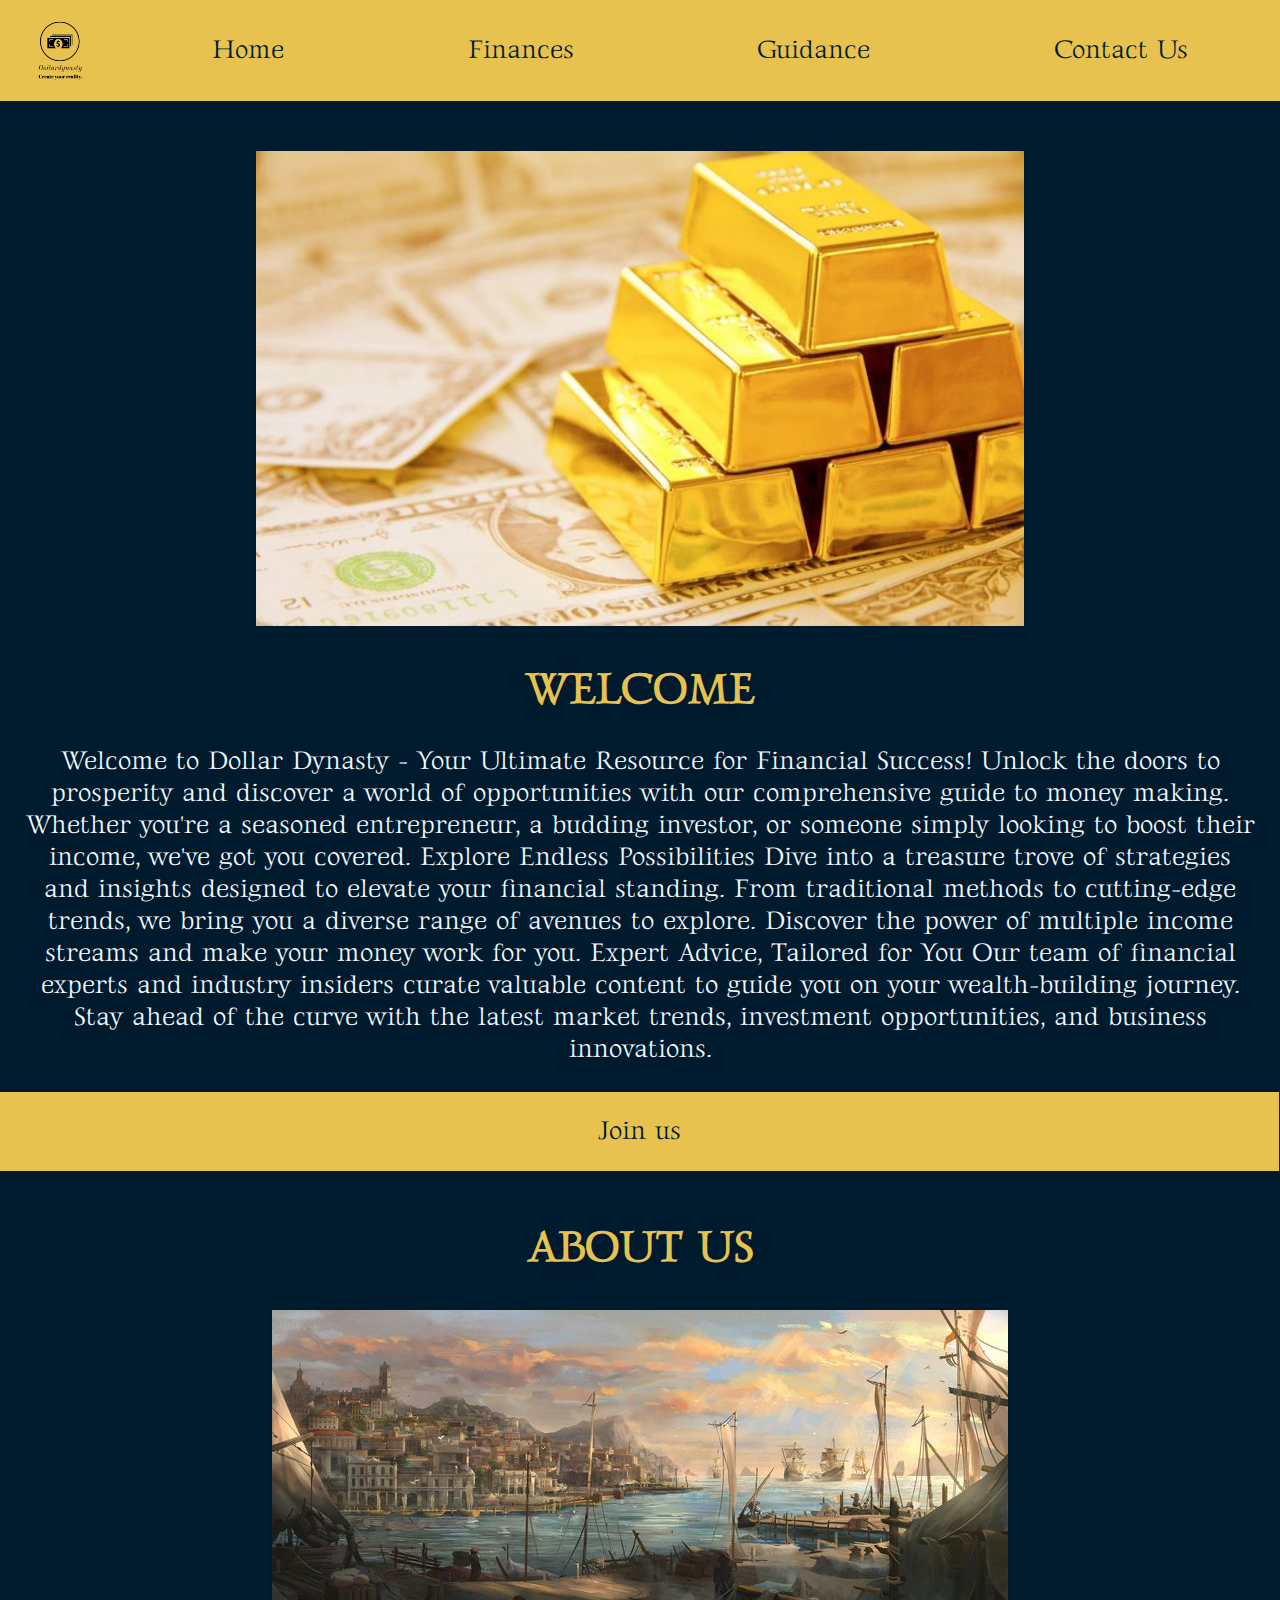
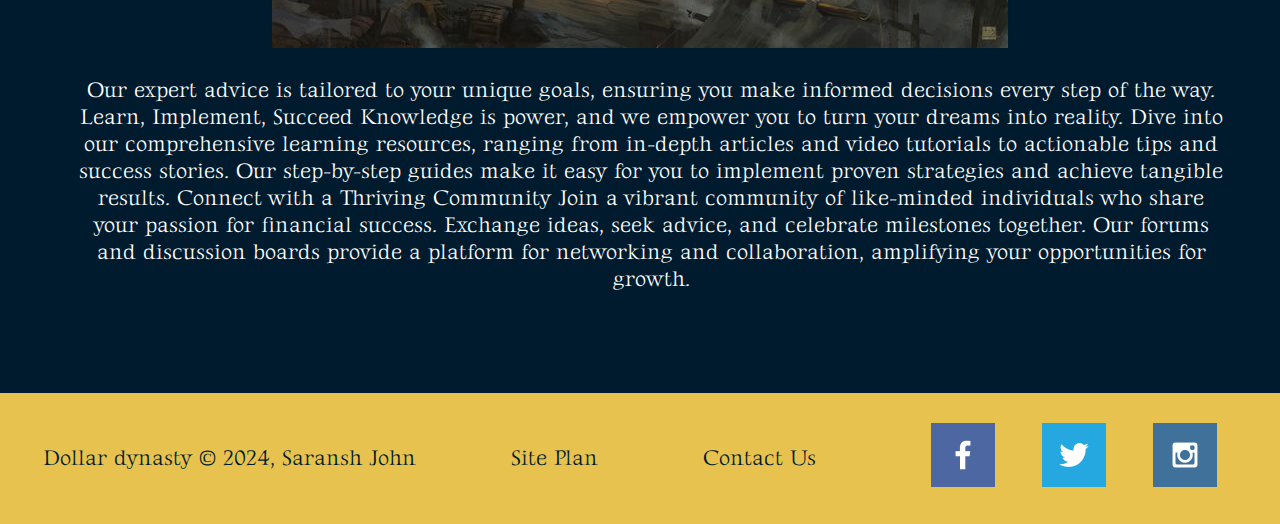
<file: dollardynasty/index.html>
<!DOCTYPE html>
<html lang="en">
<head>
    <meta charset="UTF-8">
    <meta name="viewport" content="width=device-width, initial-scale=1.0">
    <title>Dollar Dynasty | Finances | Home</title>
    <link rel="stylesheet" href="styles/styles.css">
</head>
<body>
    <div id="content">
        <header>
            <a id="logo_link" href="index.html">
                <img class="logo" src="images/Dollardynasty-logos_black.png" alt="logo">
            </a>
            <nav>
                <a href="index.html">Home</a>
                <a href="finances.html">Finances</a>
                <a href="guidance.html">Guidance</a>
                <a href="contactus.html">Contact Us</a>
            </nav>
        </header>
        <div id="hero">
            <div id="hero-box">
                <img id="hero-img" src="images/Page1.jpg" width="600" alt="img">
            </div>
        </div>
        <div id="hero-msg">
            <h1 class="home-title">WELCOME</h1>
            <p>Welcome to Dollar Dynasty - Your Ultimate Resource for Financial Success! Unlock the doors to prosperity and discover a world of opportunities with our comprehensive guide to money making. Whether you're a seasoned entrepreneur, a budding investor, or someone simply looking to boost their income, we've got you covered. Explore Endless Possibilities Dive into a treasure trove of strategies and insights designed to elevate your financial standing. From traditional methods to cutting-edge trends, we bring you a diverse range of avenues to explore. Discover the power of multiple income streams and make your money work for you. Expert Advice, Tailored for You Our team of financial experts and industry insiders curate valuable content to guide you on your wealth-building journey. Stay ahead of the curve with the latest market trends, investment opportunities, and business innovations.</p>
        </div>
        <div id="join-us">
            <nav id="join-us-nav">
                <ul>
                    <li><a href="contactus.html">Join us</a></li>
                </ul>
            </nav>
        </div>
        <section id="about-me">
            <h2 id="about-title">ABOUT US</h2>
            <img id="img2" src="images/Page1.2.jpg" alt="image">
            <p>Our expert advice is tailored to your unique goals, ensuring you make informed decisions every step of the way. Learn, Implement, Succeed Knowledge is power, and we empower you to turn your dreams into reality. Dive into our comprehensive learning resources, ranging from in-depth articles and video tutorials to actionable tips and success stories. Our step-by-step guides make it easy for you to implement proven strategies and achieve tangible results. Connect with a Thriving Community Join a vibrant community of like-minded individuals who share your passion for financial success. Exchange ideas, seek advice, and celebrate milestones together. Our forums and discussion boards provide a platform for networking and collaboration, amplifying your opportunities for growth.</p>
        </section>
    </div>
    <footer>
        <p>Dollar dynasty &copy; 2024, Saransh John</p>
        <p><a href="site-plan.html">Site Plan</a></p>
        <p><a href="contactus.html">Contact Us</a></p>
        <div class="social">
            <a href="https://facebook.com" target="_blank">
                <img src="images/facebook.png" alt="fb icon">
            </a>
            <a href="https://twitter.com" target="_blank">
                <img src="images/twitter.png" alt="twitter icon">
            </a>
            <a href="https://instagram.com" target="_blank">
                <img src="images/instagram.png" alt="instagram icon">
            </a>
        </div>
    </footer>
</body>
</html>
</file>
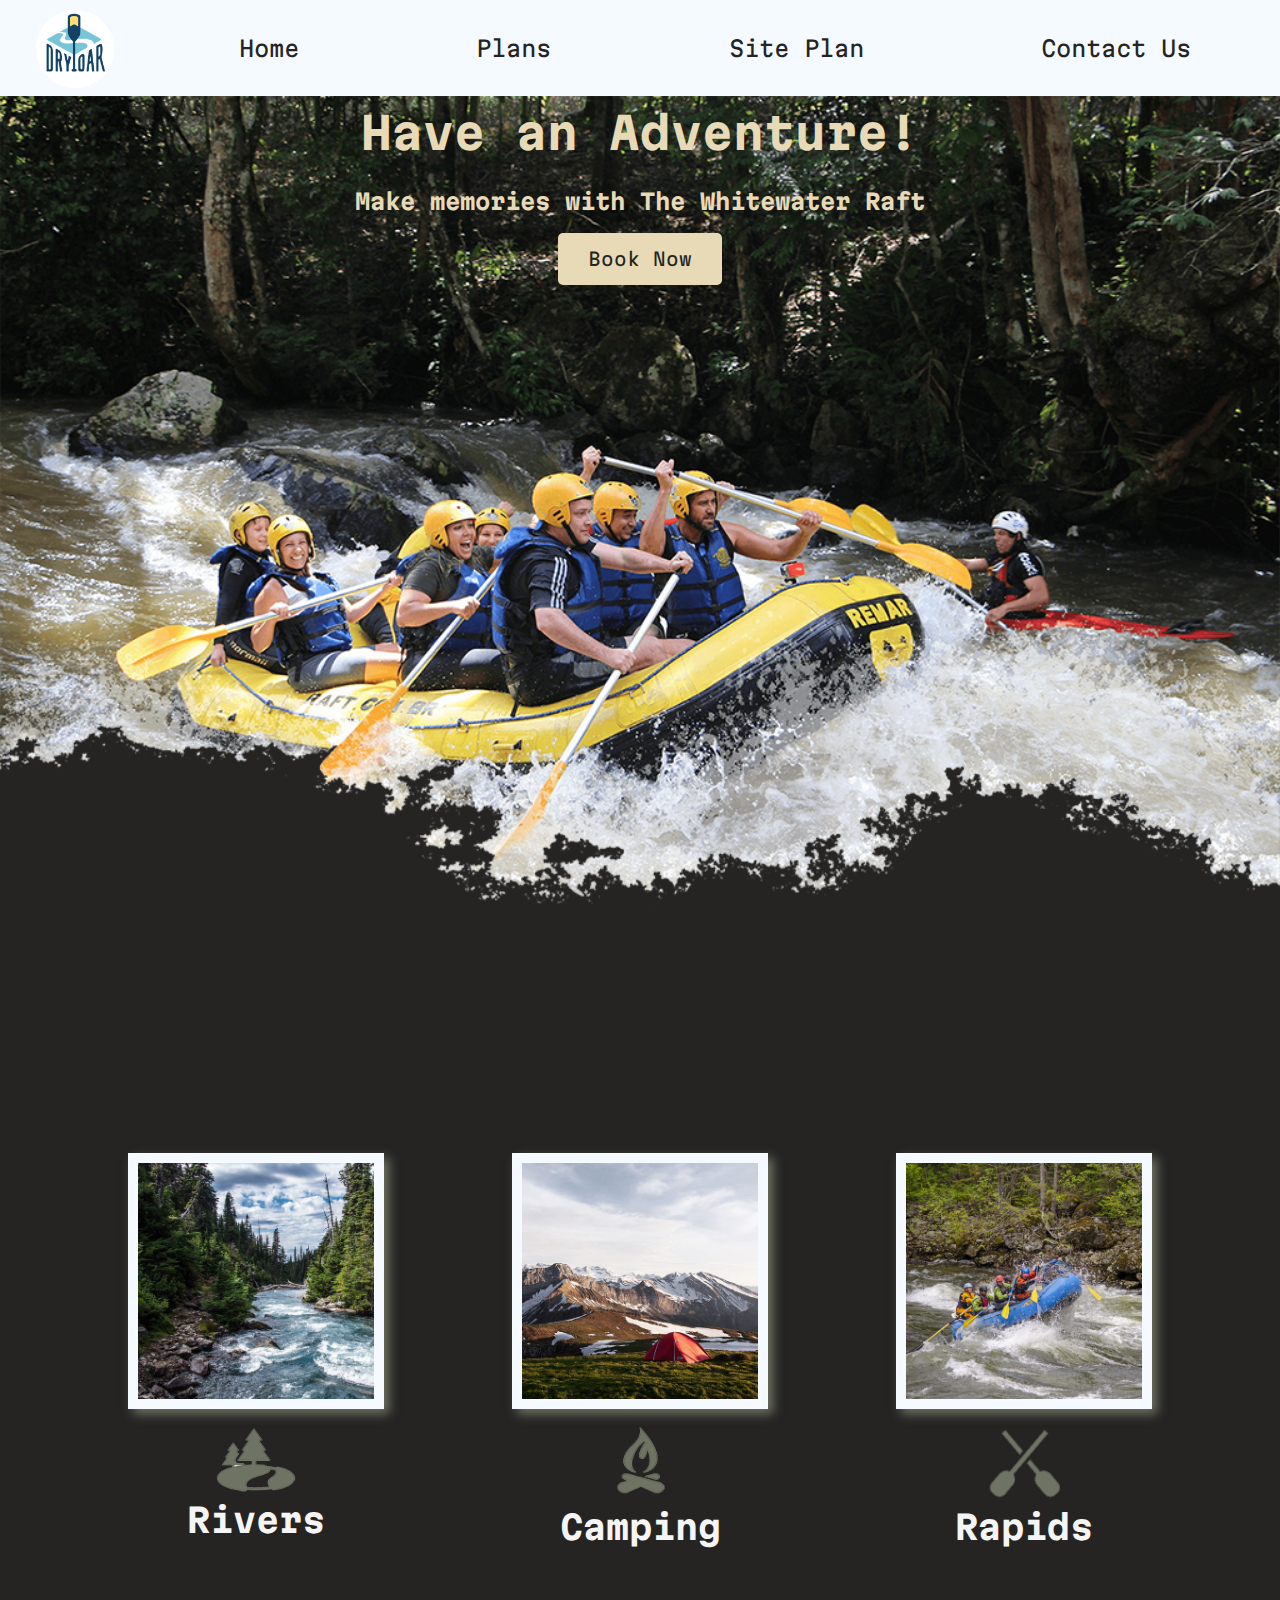
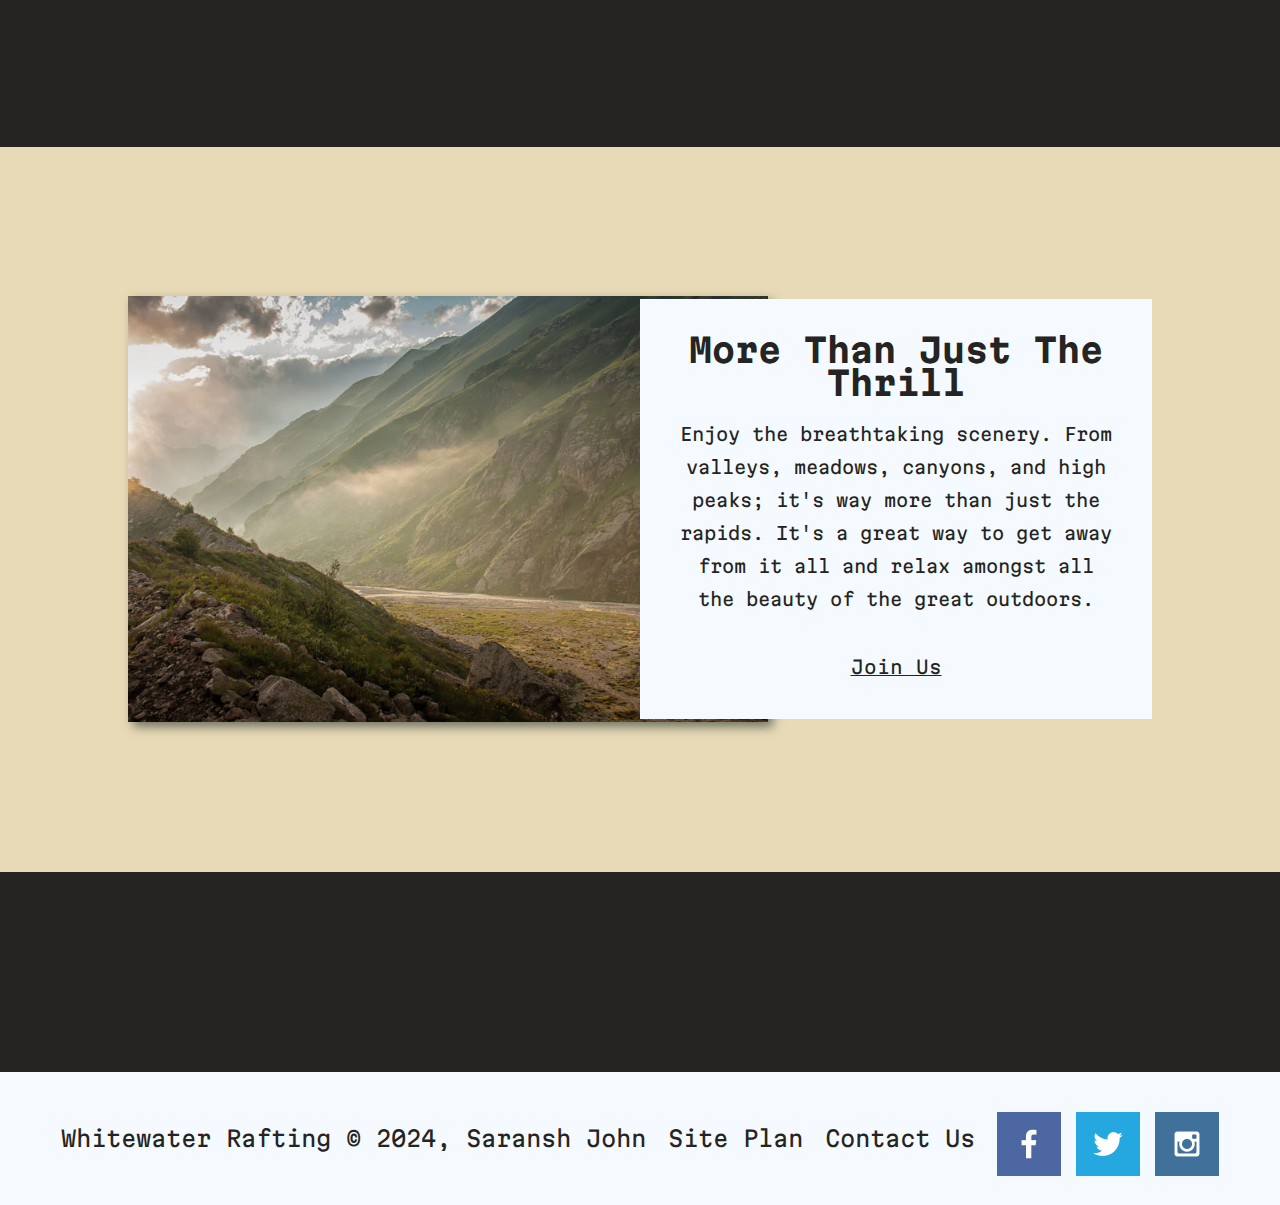
<file: wwr/index.html>
<!DOCTYPE html>
<html lang="en">
<head>
    <meta charset="UTF-8">
    <meta name="viewport" content="width=device-width, initial-scale=1.0">
    <title>Whitewater Rafting Vacations | Dry Oar Boating | Home</title>
    <link rel="stylesheet" href="styles/style.css">
</head>
<body>
    <div id="content">
    <header>
        <a id="logo_link" href="index.html">
            <img class="logo" src="images/logo.png" alt = "logo">
        </a>
        <nav>
            <a href="index.html">Home</a>
            <a href="plans.html">Plans</a>
            <a href="site-plan-rafting.html">Site Plan</a>
            <a href="contactus.html">Contact Us</a>
        </nav>
    </header>
    <div id="hero">
        <div id="hero-box">
            <img id="hero-img" src="images/hero.png" width="600" alt="People enjoying rafting">
        </div>
        <section id="hero-msg">
            <h1 class="home-title">Have an Adventure!</h1>
            <h4>Make memories with The Whitewater Raft</h4>
            <div class="button-box">
                <a class="book" href="contactus.html">Book Now</a>
            </div>
        </section>
    </div>
    <main class="home-grid">
        <section class="rivers-card">
            <img class="card-img" src="images/rivers.jpg" alt="river in forest">
            <img class="icon" src="images/river_icon.png" alt="river icon">
            <h2>Rivers</h2>
        </section>
        <section class="camping-card">
            <img class="card-img" src="images/camping.jpg" alt="tent in mountains">
            <img class="icon" src="images/fire_icon.png" alt="fire icon">
            <h2>Camping</h2>
        </section>
        <section class="rapids-card">
            <img class="card-img" src="images/rapids.jpg" alt="rafting boat">
            <img class="icon" src="images/oars.png" alt="oars icon">
            <h2>Rapids</h2>
        </section>
        <div id="background"></div>
        <img class="mountains" src="images/mountains.jpg" alt="Misty mountains">
        <section class="msg">
            <h2>More Than Just The Thrill</h2>
            <p>Enjoy the breathtaking scenery. From valleys, meadows, canyons, and high peaks; it's way more than just the rapids. It's a great way to get away from it all and relax amongst all the beauty of the great outdoors.</p>
            <a class="join" href="rivers.html">Join Us</a>
        </section>
    </main>
    <footer>
        <p>Whitewater Rafting &copy; 2024, Saransh John</p>
        <p><a href="site-planning.html">Site Plan</a></p>
        <p><a href="contactus.html">Contact Us</a></p>
        <div class="social">
            <a href="https://facebook.com" target="_blank">
                <img src="images/facebook.png" alt="fb icon">
            </a>
            <a href="https://twitter.com" target="_blank">
                <img src="images/twitter.png" alt="twitter icon">
            </a>
            <a href="https://instagram.com" target="_blank">
                <img src="images/instagram.png" alt="instagram icon">
            </a>
        </div>
    </footer>
    </div>
</body>
</html>
</file>
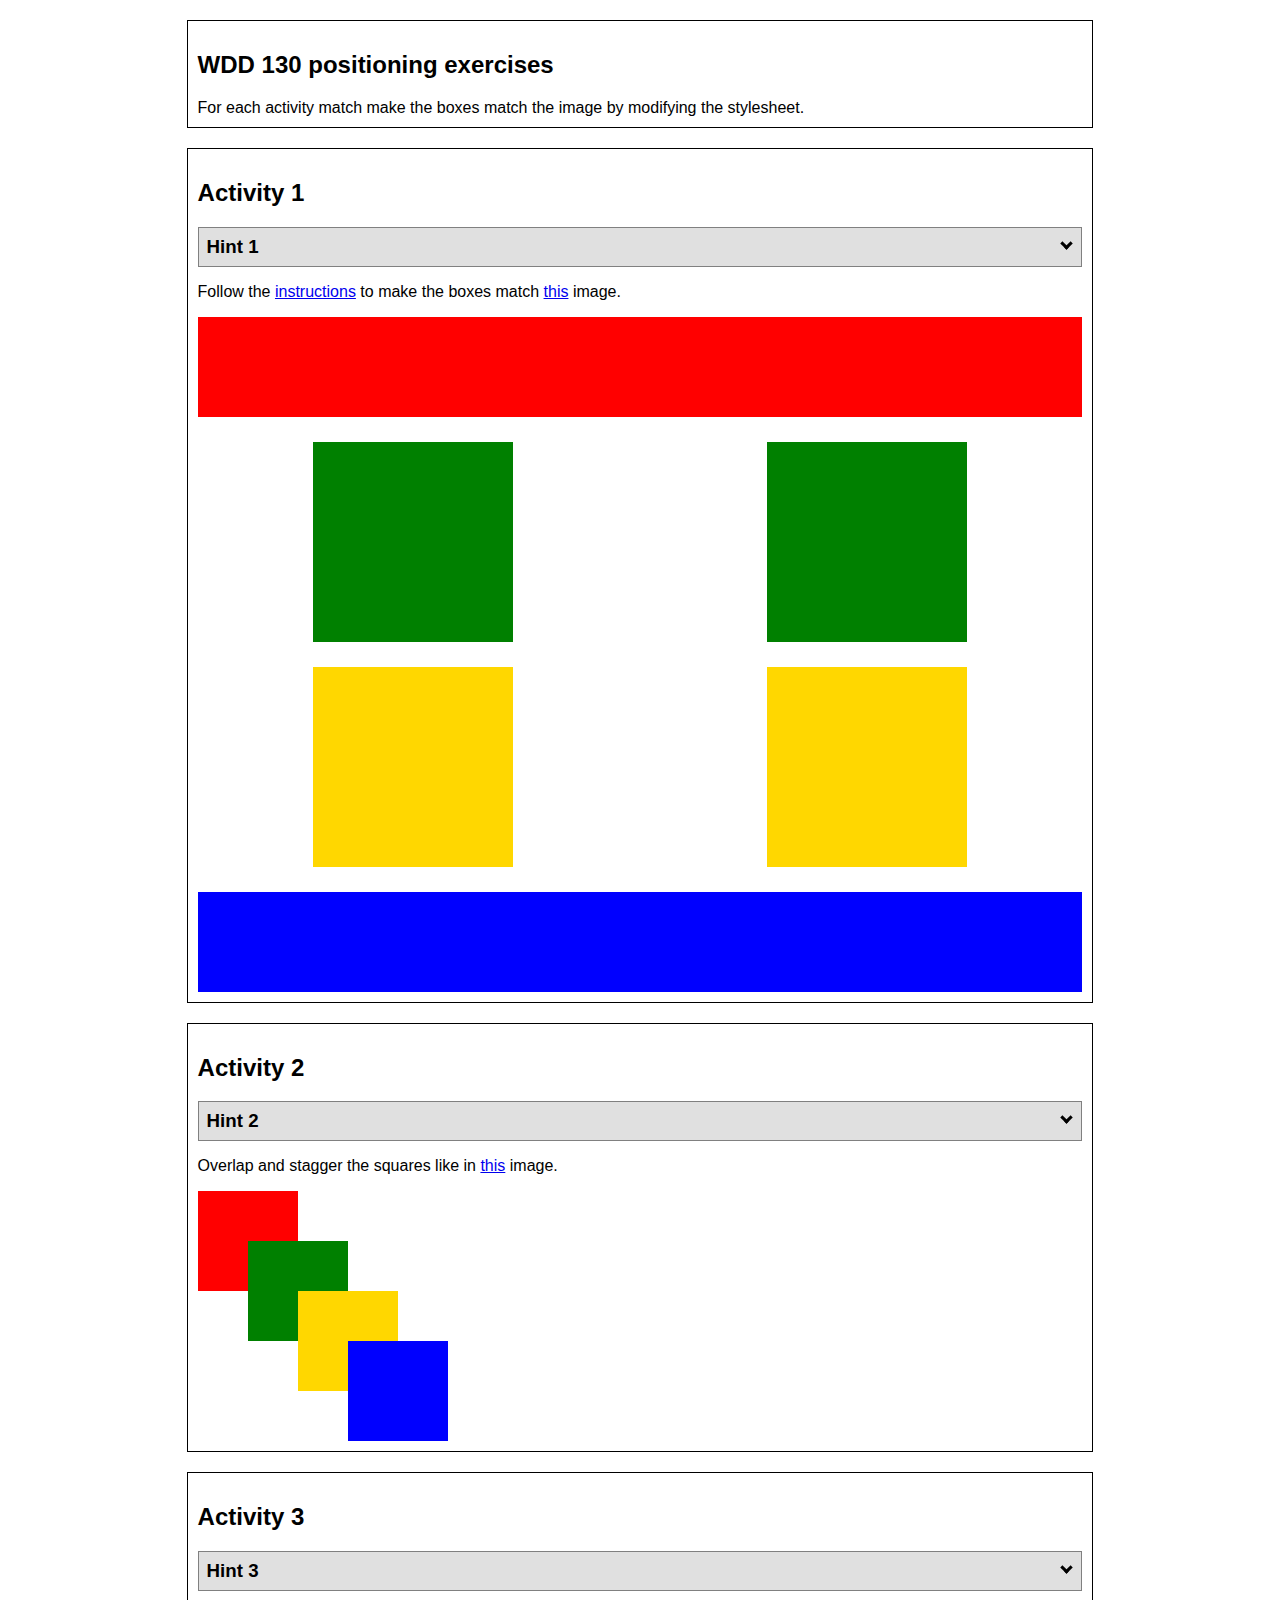
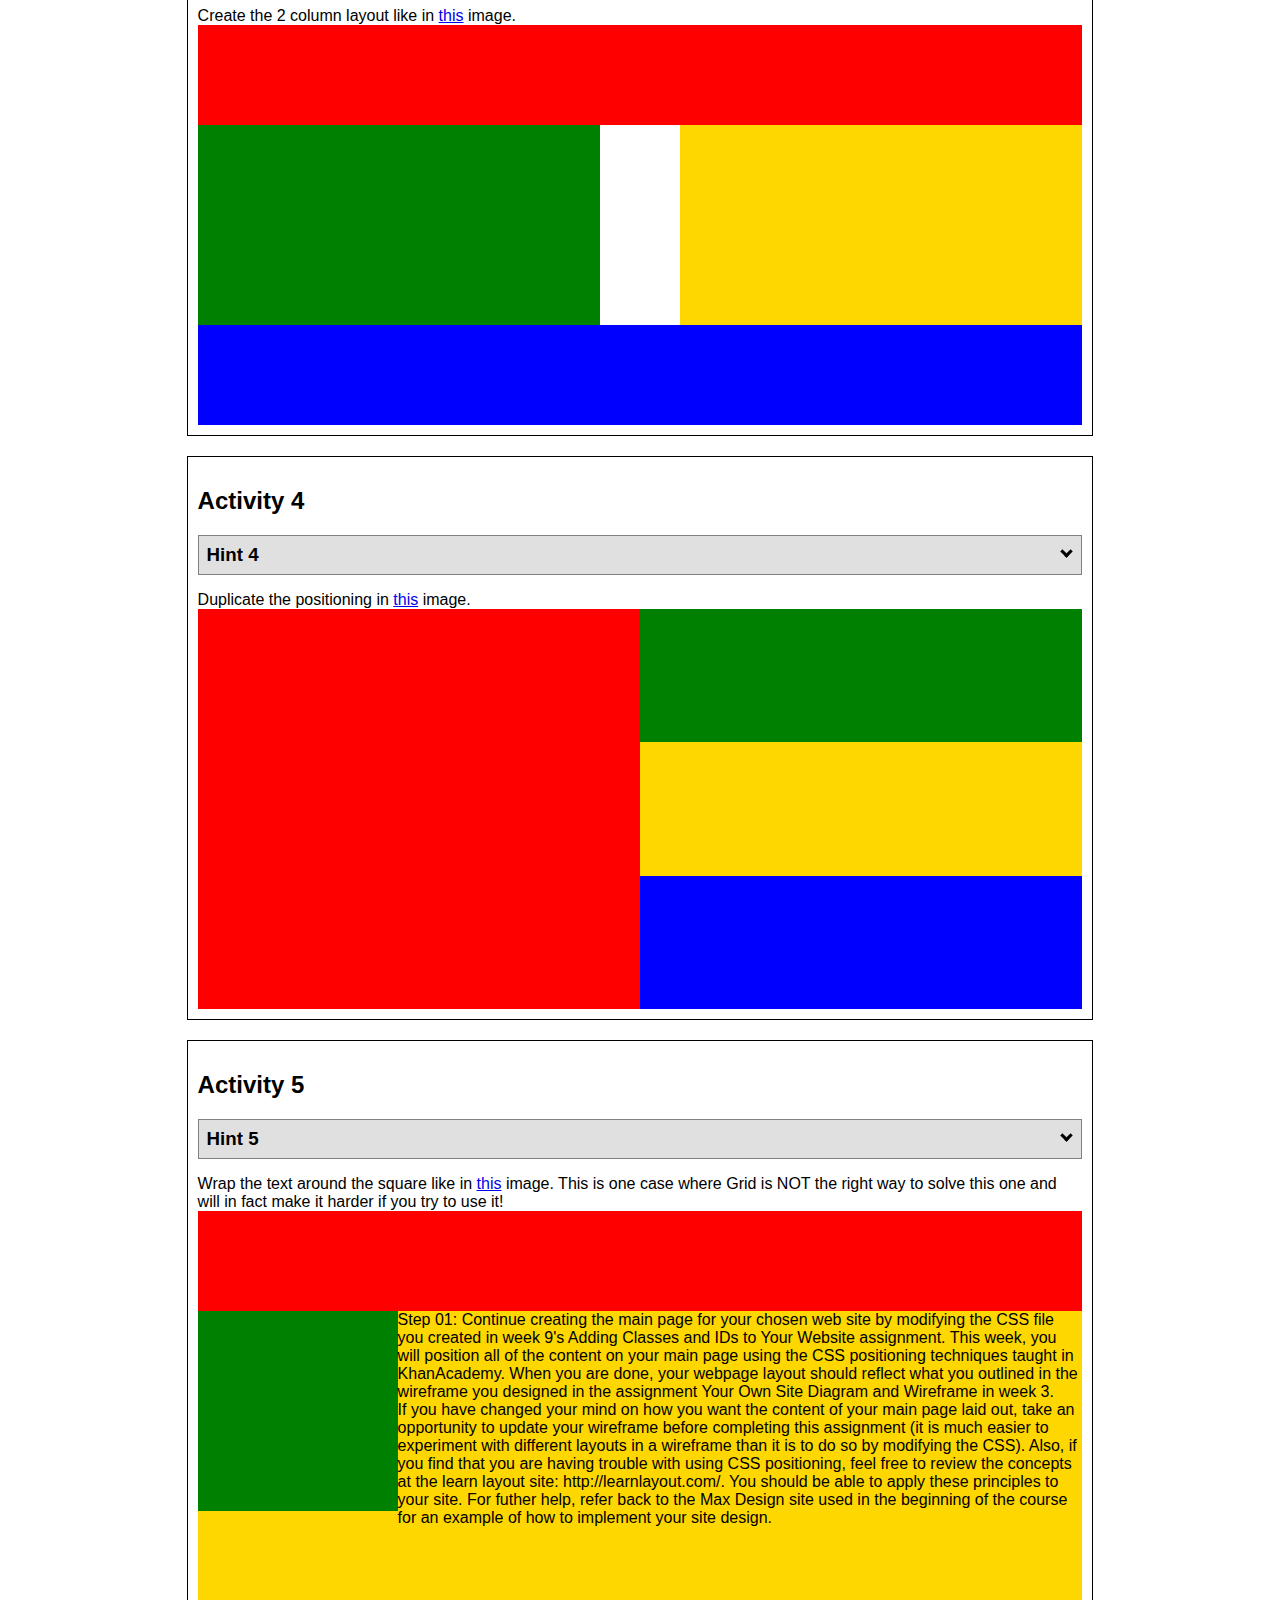
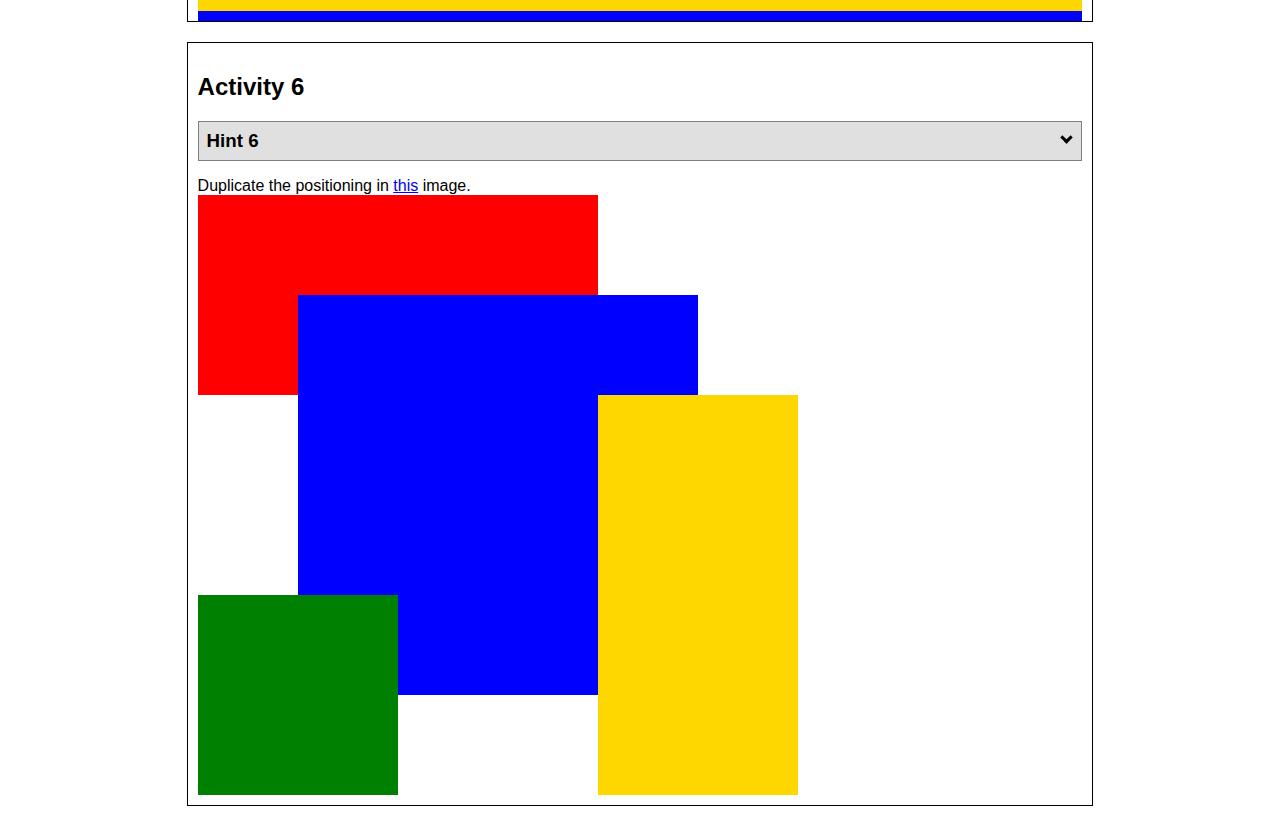
<file: positioning.html>
<!DOCTYPE html>
<html lang="en">
    <head>
    <!-- HTML - Name: positioning.html -->
    <title>Positioning Activity</title>
    <link rel="stylesheet" type="text/css" href="positioning.css" />
    </head>
    <body>
    <div class="activity">
        <h2>WDD 130 positioning exercises</h2>
        For each activity match make the boxes match the image by modifying the stylesheet.</div>
    <div class="activity">
        <h2>Activity 1</h2>
        <section class="hint"><input type="checkbox" ><i></i> <h3>Hint 1</h3><div><p>Check out the <a href="https://byui-wdd.github.io/wdd130/activities/css-positioning.html" target="_blank">activity instructions</a> in Ilearn!</p></div></section>
        <p>Follow the <a href="https://byui-wdd.github.io/wdd130/activities/css-positioning.html" target="_blank">instructions</a> to make the boxes match  <a href="https://byui-wdd.github.io/wdd130/images/example1.png" target="_blank">this</a> image.</p>
        <div class="content1" >
        <div class="red1" ></div>
        <div class="green1" ></div>
        <div class="green1" ></div>
        <div class="yellow1"></div>
        <div class="yellow1"></div>
        <div class="blue1"></div>
        </div>
    </div>
    <div class="activity">
        <h2>Activity 2</h2>
        <section class="hint"><input type="checkbox" > <h3>Hint 2</h3><i></i><div><p>Remember that the best way to shift elements around slightly on the page is with Margins.  You could also use Grid.  Either would work for this. If you choose margin remember that you can use a <em>negative</em> margin. (ie margin-top: -20px;)</p><h4>Properties used:</h4><ul><li>margin-top, margin-left</li><li>...or...</li><li>grid-template-columns: 50px 50px 50px 50px 50px</li></ul></div></section>
        <p>Overlap and stagger the squares like in <a href="https://byui-wdd.github.io/wdd130/images/example2.png" target="_blank">this</a> image.</p>
        <div class="content2" >
        <div class="red2" ></div>
        <div class="green2" ></div>
        <div class="yellow2"></div>
        <div class="blue2"></div>
        </div>
    </div>
    <div class="activity">
        <h2>Activity 3</h2>
        <section class="hint"><input type="checkbox" > <h3>Hint 3</h3><i></i><div><p>This one is going to be best solved with CSS Grid. Remember to make the boxes the right width first...then start moving them around. </p><h4>Properties used:</h4><ul><li>display:grid;</li><li>grid-template-columns:</li><li>grid-column-gap:</li>
        <li>grid-column:</li>  </ul></div></section>
        Create the 2 column layout like in <a href="https://byui-wdd.github.io/wdd130/images/example3.png" target="_blank">this</a>  image.
        <div class="content3" >
        <div class="red3" ></div>
        <div class="green3" ></div>
        <div class="yellow3"></div>
        <div class="blue3"></div>
        </div>
    </div>
    <div class="activity">
        <h2>Activity 4</h2>
        <section class="hint"><input type="checkbox" > <h3>Hint 4</h3><i></i><div><p>For the others we have been primarily concerned with width. For this one you will need to adjust height as well. </p><h4>Properties used:</h4><ul><li>display:grid;</li><li>grid-template-columns:</li><li>grid-row:</li></ul></div></section>
        Duplicate the positioning in <a href="https://byui-wdd.github.io/wdd130/images/example4.png" target="_blank">this</a> image. 
        <div class="content4" >
        <div class="red4" ></div>
        <div class="green4" ></div>
        <div class="yellow4"></div>
        <div class="blue4"></div>
        </div>
    </div>

    <div class="activity">
        <h2>Activity 5</h2>
        <section class="hint"><input type="checkbox" > <h3>Hint 5</h3><i></i><div><p>Grid is <strong>not</strong> the right way to do this.  In fact there is only one way to really do that...and that is with float. Remember that we float the thing we want the text to wrap around.  Also remember to start by making all the shapes the right size and shape.</p><h4>Properties used:</h4><ul><li>float: left;</li></ul></div></section>
        Wrap the text around the square like in <a href="https://byui-wdd.github.io/wdd130/images/example5.png" target="_blank">this</a> image. This is one case where Grid is NOT the right way to solve this one and will in fact make it harder if you try to use it!
        <div class="content5" >
        <div class="red5" ></div>
        <div class="green5" ></div>
        <div class="yellow5">Step 01: Continue creating the main page for your chosen web site by modifying the CSS file you created in week 9's Adding Classes and IDs to Your Website assignment. This week, you will position all of the content on your main page using the CSS positioning techniques taught in KhanAcademy. When you are done, your webpage layout should reflect what you outlined in the wireframe you designed in the assignment Your Own Site Diagram and Wireframe in week 3. <br />
            If you have changed your mind on how you want the content of your main page laid out, take an opportunity to update your wireframe before completing this assignment (it is much easier to experiment with different layouts in a wireframe than it is to do so by modifying the CSS). Also, if you find that you are having trouble with using CSS positioning, feel free to review the concepts at the learn layout site: http://learnlayout.com/. You should be able to apply these principles to your site. For futher help, refer back to the Max Design site used in the beginning of the course for an example of how to implement your site design.</div>
        <div class="blue5"></div>
        </div>
    </div>
    <div class="activity">
        <h2>Activity 6</h2>
        <section class="hint"><input type="checkbox" > <h3>Hint 6</h3><i></i><div><p>This one is all about visualizing the grid behind the layout. If you are having a hard time doing that first: all the sizes are even multiples of 100, and second here is another example with the lines drawn: <a href="https://byui-wdd.github.io/wdd130/images/example6-hint.png" target="_blank">example 6 with lines</a>. For this one you will find it easiest if you use px for the column width. You can also use <kbd>z-index</kbd> to control the element layering.    </p><h4>Properties used:</h4><ul><li>display:grid;</li><li>grid-template-columns:</li><li>grid-column:</li><li>grid-row:</li><li><a href="https://www.w3schools.com/cssref/pr_pos_z-index.asp" target="_blank">z-index:</a></li></ul></div></section>
        Duplicate the positioning in <a href="https://byui-wdd.github.io/wdd130/images/example6.png" target="_blank">this</a> image.
        <div class="content6" >
        <div class="red6" ></div>
        <div class="green6" ></div>
        <div class="yellow6"></div>
        <div class="blue6"></div>
        </div>
    </div>
    </body>
</html>
</file>
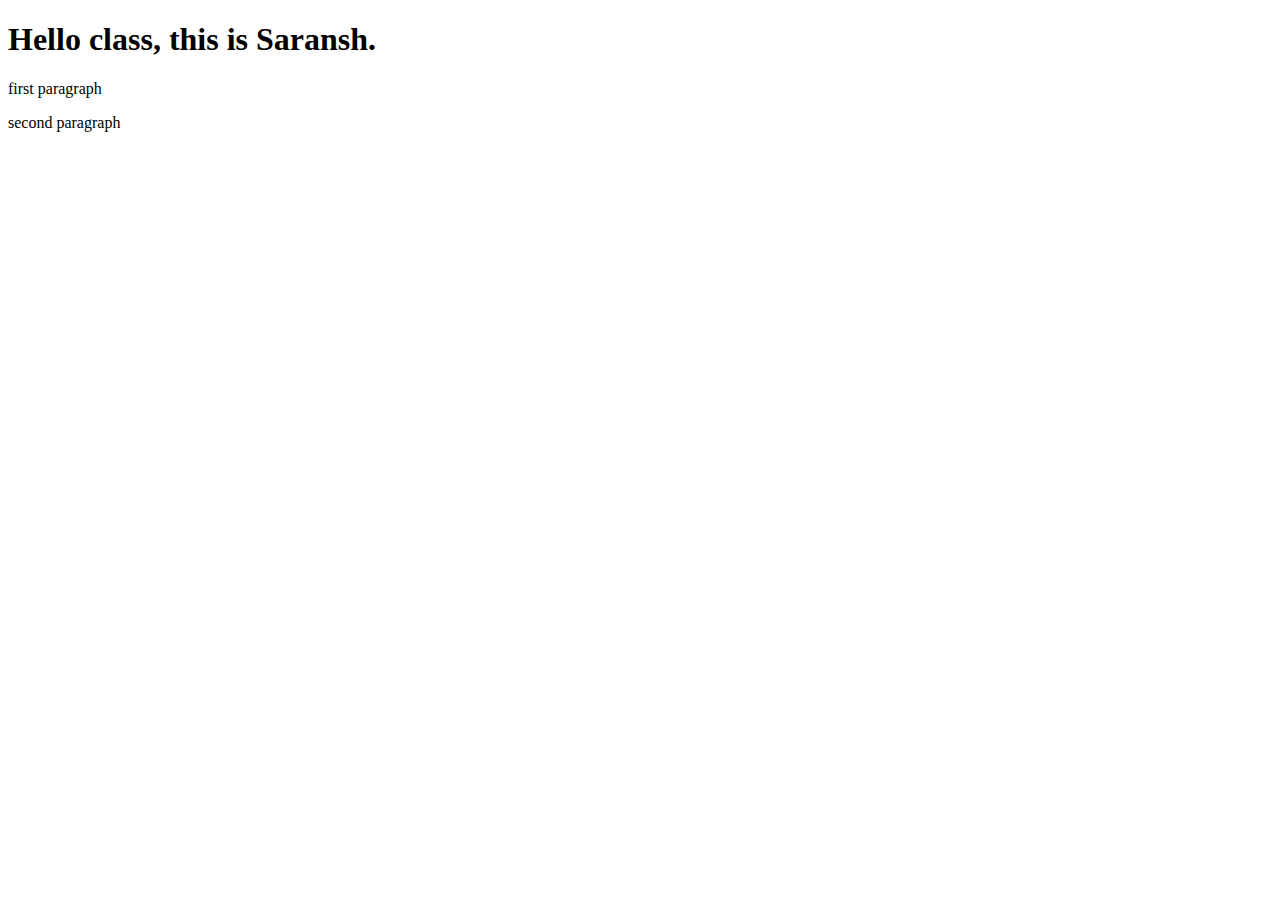
<file: demonstrations/practice_w1.html>
<!DOCTYPE html>
<html lang="en">
<head>
    <meta charset="UTF-8">
    <meta name="viewport" content="width=device-width, initial-scale=1.0">
    <title>hello saransh</title>
</head>
<body>
    <header>
        <nav>
            <a href=""></a>
        </nav>
    </header>
    <h1>Hello class, this is Saransh.</h1>
    <p>first paragraph</p>
    <p>second paragraph</p>
</body>
</html>
</file>
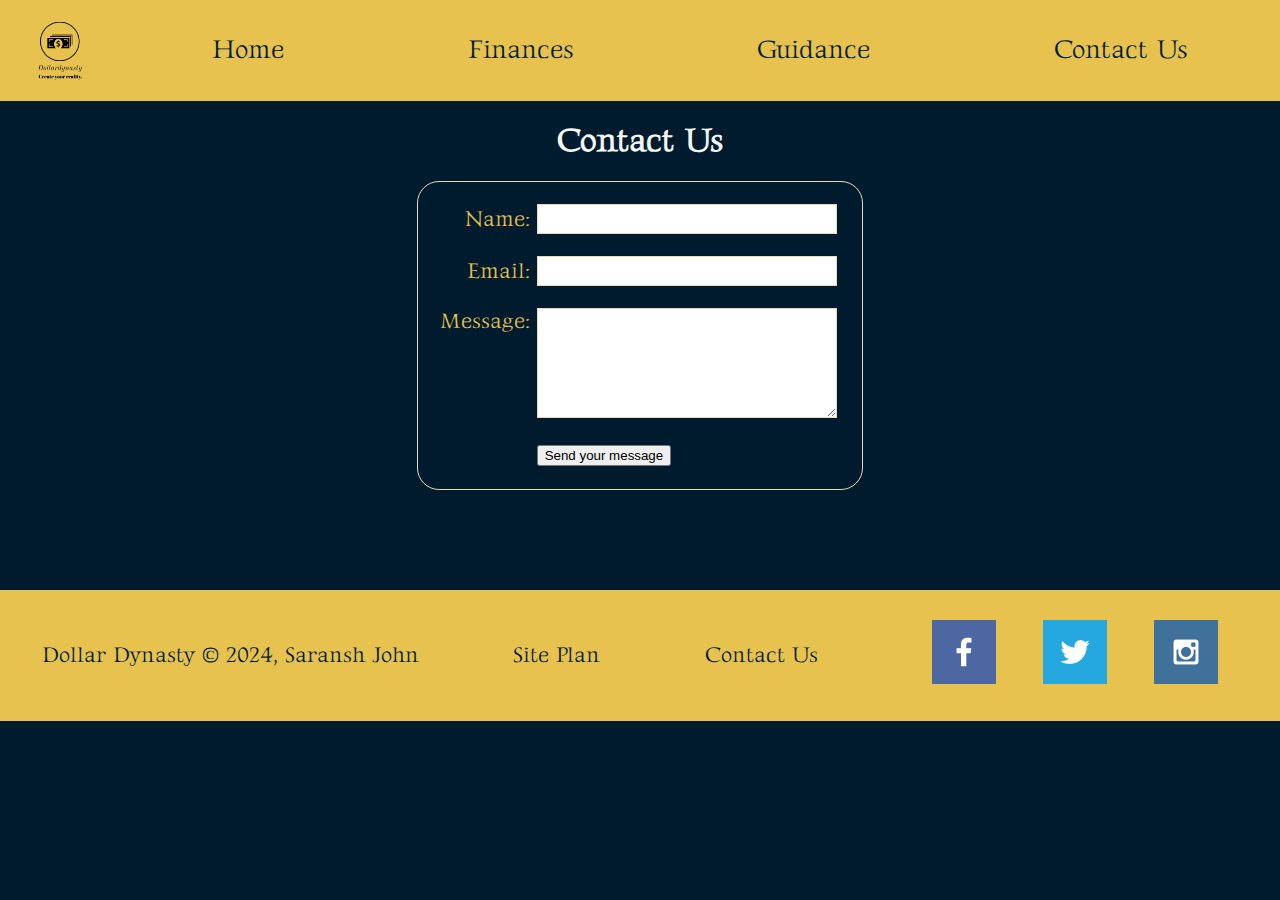
<file: dollardynasty/contactus.html>
<!DOCTYPE html>
<html lang="en">
<head>
    <meta charset="UTF-8">
    <meta name="viewport" content="width=device-width, initial-scale=1.0">
    <title>Dollar Dynasty | Finances | Home</title>
    <link rel="stylesheet" href="styles/styles.css">
</head>
<body>
    <header>
        <a id="logo_link" href="index.html">
            <img class="logo" src="images/Dollardynasty-logos_black.png" alt="Logo">
        </a>
        <nav>
            <a href="index.html">Home</a>
            <a href="finances.html">Finances</a>
            <a href="guidance.html">Guidance</a>
            <a href="contactus.html">Contact Us</a>
        </nav>
    </header>

    <main> 
        <h2>Contact Us</h2>
        <div id="feedback"></div>
        <form action="/my-handling-form-page" method="post">
            <ul>
                <li>
                    <label for="name">Name:</label>
                    <input type="text" id="name" name="user_name">
                </li>
                <li>
                    <label for="mail">Email:</label>
                    <input type="email" id="mail" name="user_email">
                </li>
                <li>
                    <label for="msg">Message:</label>
                    <textarea id="msg" name="user_message"></textarea>
                </li>
                <li class="button">
                    <button type="submit">Send your message</button>
                </li>
            </ul>
        </form>
    </main>
    
    <footer>
        <p>Dollar Dynasty &copy; 2024, Saransh John</p>
        <p><a href="site-plan.html">Site Plan</a></p>
        <p><a href="contactus.html">Contact Us</a></p>
        <div class="social">
            <a href="https://facebook.com" target="_blank">
                <img src="images/facebook.png" alt="fb icon">
            </a>
            <a href="https://twitter.com" target="_blank">
                <img src="images/twitter.png" alt="twitter icon">
            </a>
            <a href="https://instagram.com" target="_blank">
                <img src="images/instagram.png" alt="instagram icon">
            </a>
        </div>
    </footer>

    <script>
        const feedbackElement = document.getElementById('feedback');
        const formElement = document.forms[0];
        formElement.addEventListener('submit', function(e) {
            e.preventDefault();
            feedbackElement.innerHTML = 'Hello ' + formElement.user_name.value + '! Thank you for your message. We will get back with you as soon as possible!';
            feedbackElement.style.display = "block";
            document.body.classList.toggle('moveDown');
        });
    </script>
</body>
</html>
</file>
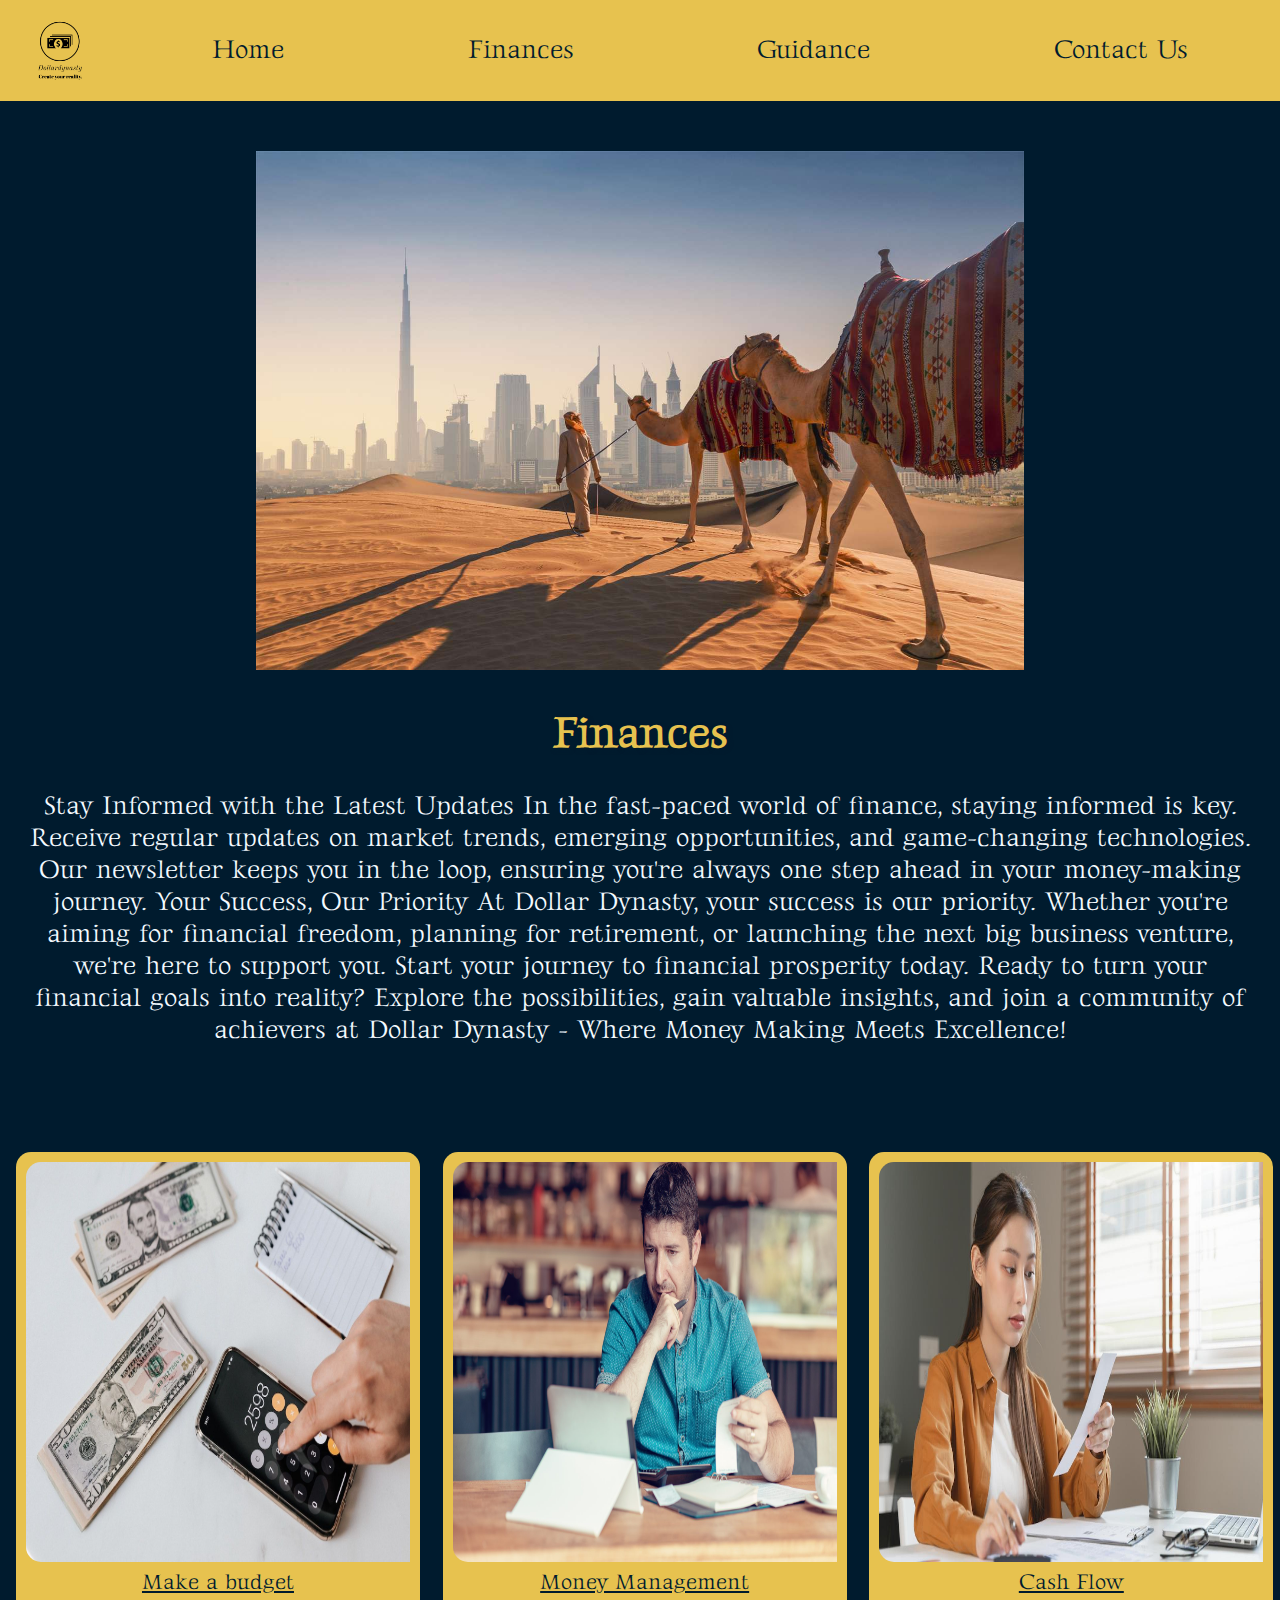
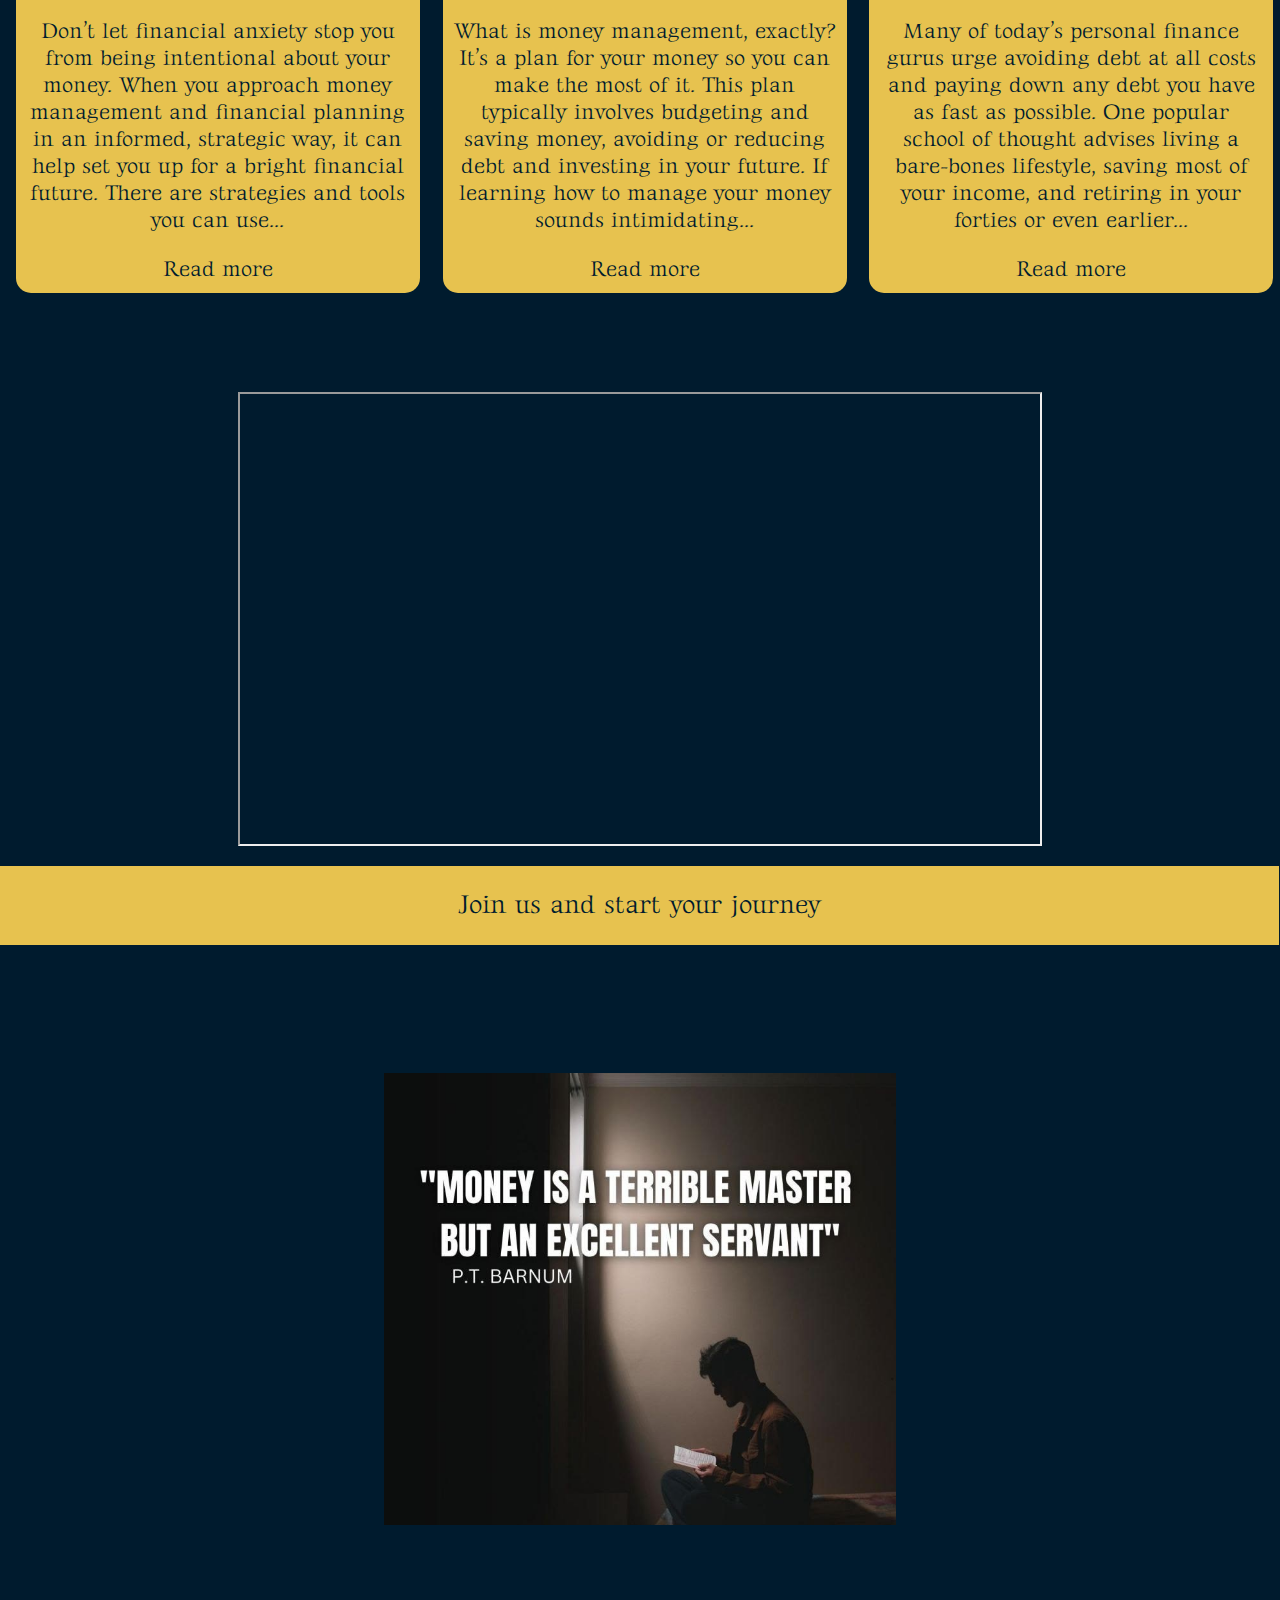
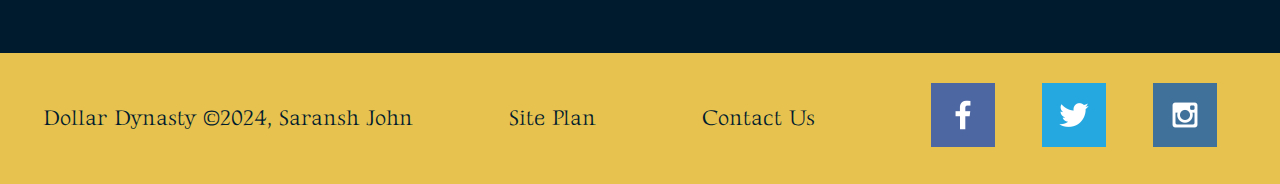
<file: dollardynasty/finances.html>
<!DOCTYPE html>
<html lang="en">

<head>
    <meta charset="UTF-8">
    <meta name="viewport" content="width=device-width, initial-scale=1.0">
    <title>Dollar Dynasty | Finances | Home</title>
    <link rel="stylesheet" href="styles/styles.css">
</head>

<body>
    <div id="content">
        <header>
            <a id="logo_link" href="index.html">
                <img class="logo" src="images/Dollardynasty-logos_black.png" alt="logo">
            </a>
            <nav>
                <a href="index.html">Home</a>
                <a href="finances.html">Finances</a>
                <a href="guidance.html">Guidance</a>
                <a href="contactus.html">Contact Us</a>
            </nav>
        </header>
        <div id="hero">
            <div id="hero-box">
                <img id="hero-img" src="images/page2.jpg" width="600" alt="image">
            </div>
        </div>
        <section id="hero-msg">
            <h1 class="home-title">Finances</h1>
            <p>Stay Informed with the Latest Updates In the fast-paced world of finance, staying informed is key. Receive regular updates on market trends, emerging opportunities, and game-changing technologies. Our newsletter keeps you in the loop, ensuring you're always one step ahead in your money-making journey. Your Success, Our Priority At Dollar Dynasty, your success is our priority. Whether you're aiming for financial freedom, planning for retirement, or launching the next big business venture, we're here to support you. Start your journey to financial prosperity today. Ready to turn your financial goals into reality? Explore the possibilities, gain valuable insights, and join a community of achievers at Dollar Dynasty - Where Money Making Meets Excellence!</p>
        </section>
        <div id="resource-sect" class="resources_main">
            <div class="resource-one">
                <a href="https://www.capitalone.com/learn-grow/money-management/money-management-tips/">
                    <img src="images/res1.jpg" alt="image" class="resource-p">
                    <span>Make a budget</span>
                </a>
                <p class="resource-p">Don’t let financial anxiety stop you from being intentional about your money. When you approach money management and financial planning in an informed, strategic way, it can help set you up for a bright financial future. 
                    There are strategies and tools you can use...</p>
                <a href="">Read more</a>
            </div>
            <div class="resource-two">
                <a href="https://www.nerdwallet.com/article/finance/money-management">
                    <img src="images/res2.jpg" alt="image" class="resource-p">
                    <span>Money Management</span>
                </a>
                <p class="resource-p">What is money management, exactly? It’s a plan for your money so you can make the most of it. This plan typically involves budgeting and saving money, avoiding or reducing debt and investing in your future.

                    If learning how to manage your money sounds intimidating...</p>
                <a href="">Read more</a>
            </div>
            <div class="resource-three">
                <a href="">
                    <img src="images/res3.jpeg" alt="image" class="resource-p">
                    <span>Cash Flow</span>
                </a>
                <p class="resource-p">Many of today’s personal finance gurus urge avoiding debt at all costs and paying down any debt you have as fast as possible. One popular school of thought advises living a bare-bones lifestyle, saving most of your income, and retiring in your forties or even earlier... </p>
                <a href="">Read more</a>
            </div>
        </div>
        <div id="youtube-video">
            <iframe width="560" height="315" src="https://www.youtube.com/embed/Ke7vrPoVseI" allowfullscreen></iframe>
        </div>
        <div id="join-us">
            <nav id="join-us-nav">
                <a href="contactus.html">Join us and start your journey </a>
            </nav>
        </div>
        <div id="quote">
            <img id="quote-img" src="images/quote.jpg" alt="quote">
        </div>
        <div id="hero-msg1">
            <p></p>
        </div>
    </div>
    <footer>
        <p>Dollar Dynasty &copy;2024, Saransh John</p>
        <p><a href="site-plan.html">Site Plan</a></p>
        <p><a href="contactus.html">Contact Us</a></p>
        <div class="social">
            <a href="https://facebook.com" target="_blank">
                <img src="images/facebook.png" alt="fb icon">
            </a>
            <a href="https://twitter.com" target="_blank">
                <img src="images/twitter.png" alt="twitter icon">
            </a>
            <a href="https://instagram.com" target="_blank">
                <img src="images/instagram.png" alt="instagram icon">
            </a>
        </div>
    </footer>
</body>
</html>
</file>
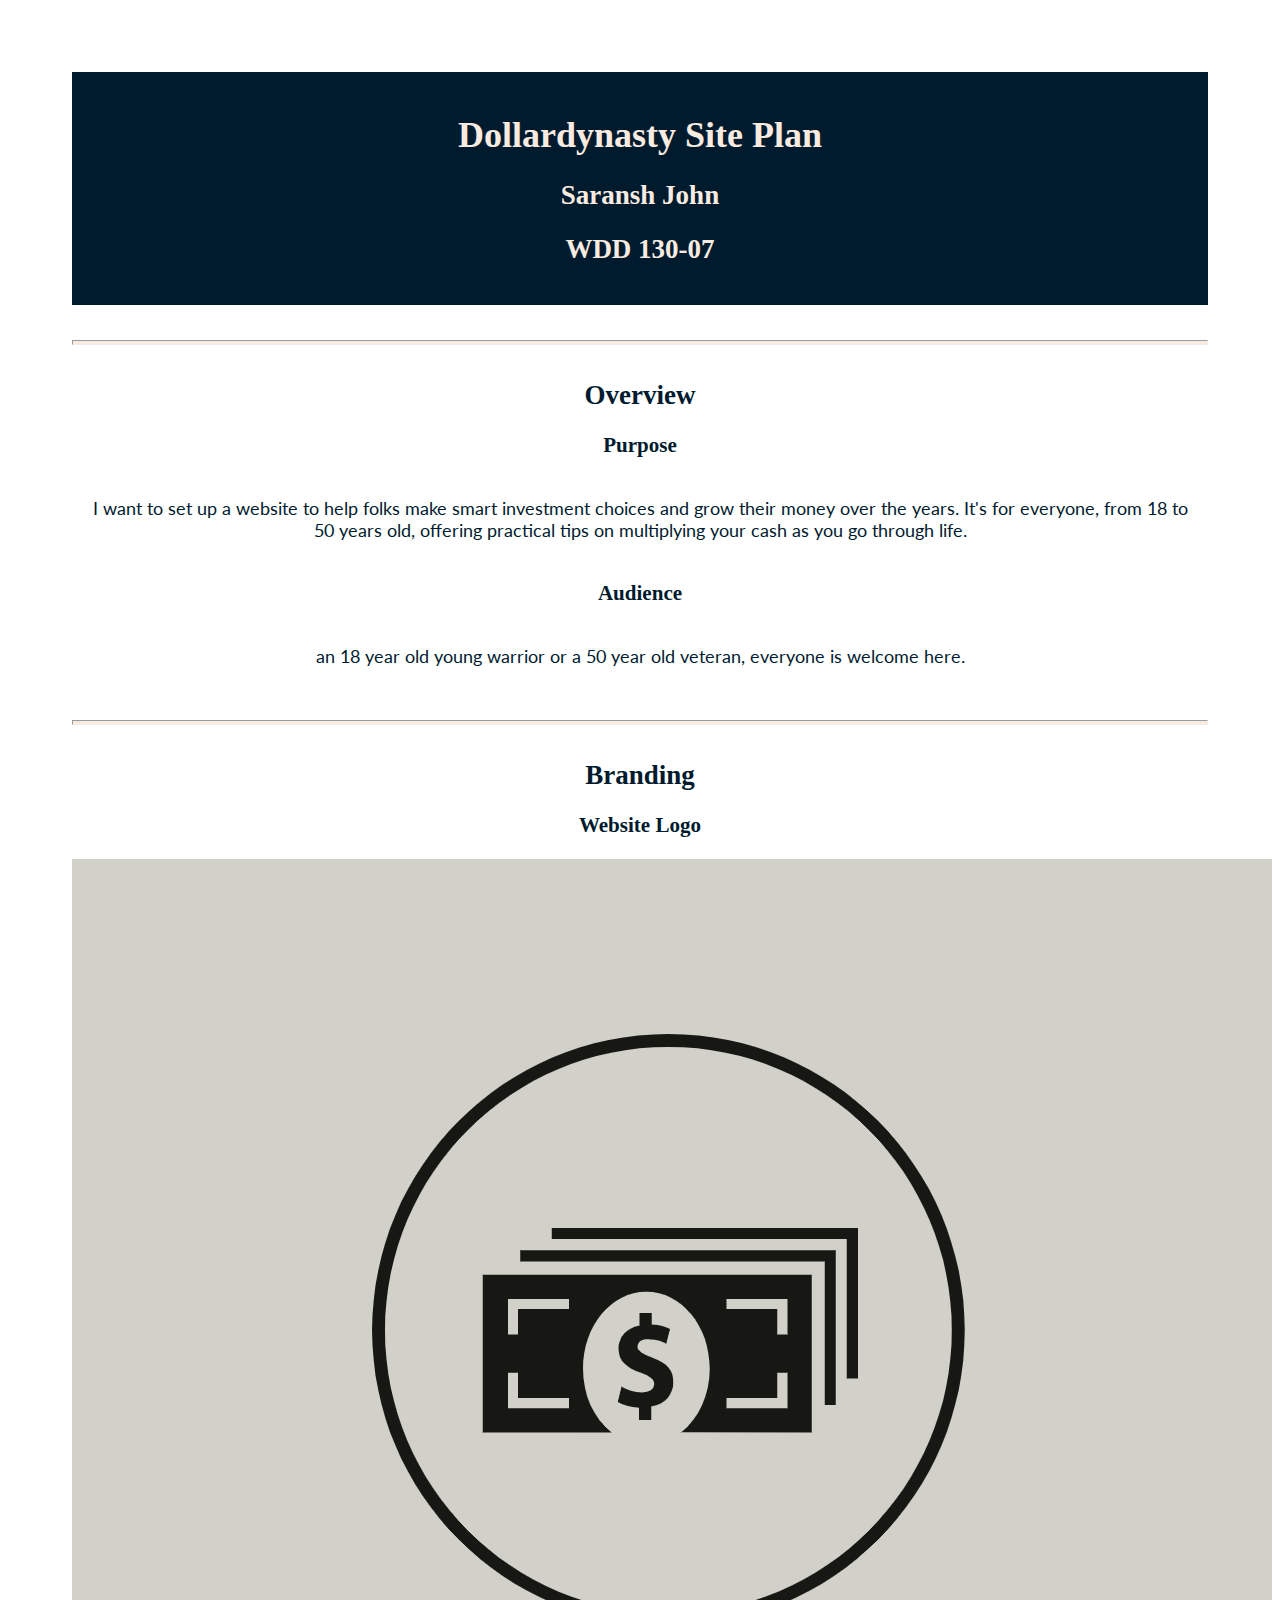
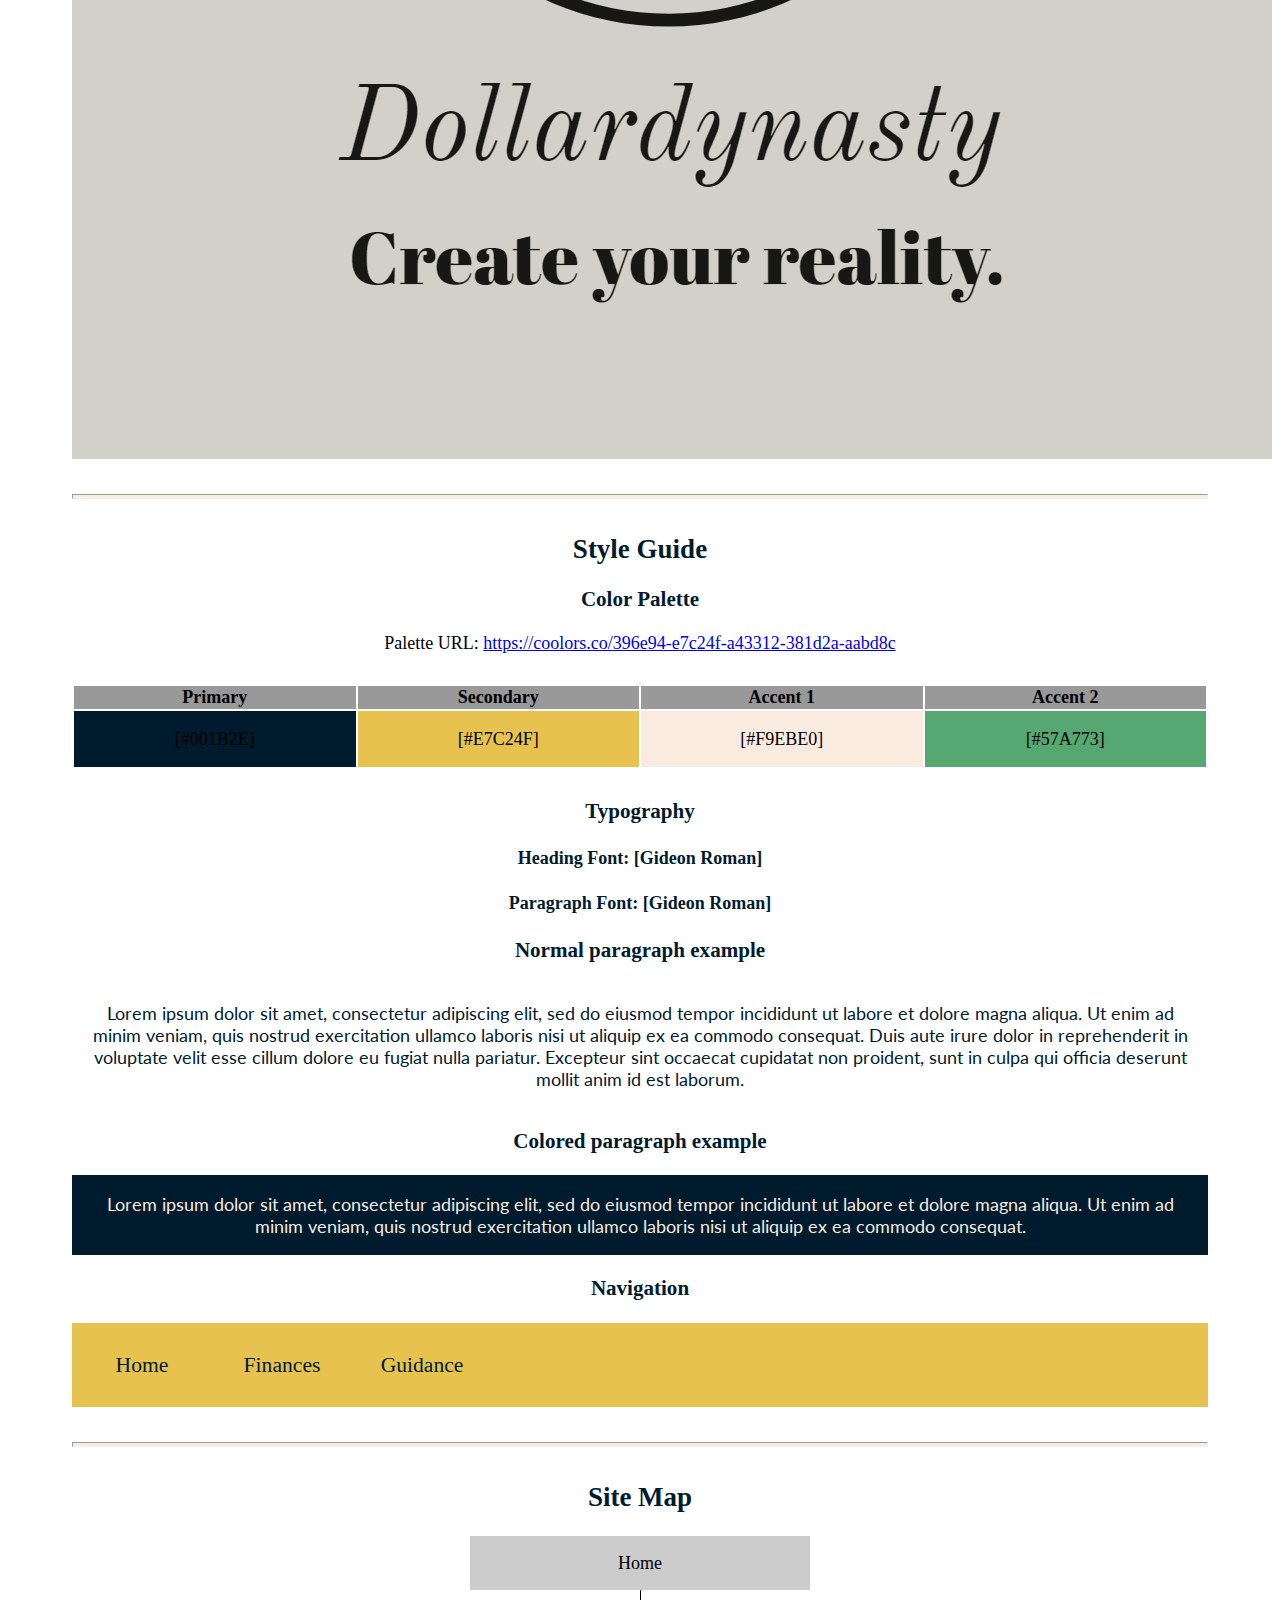
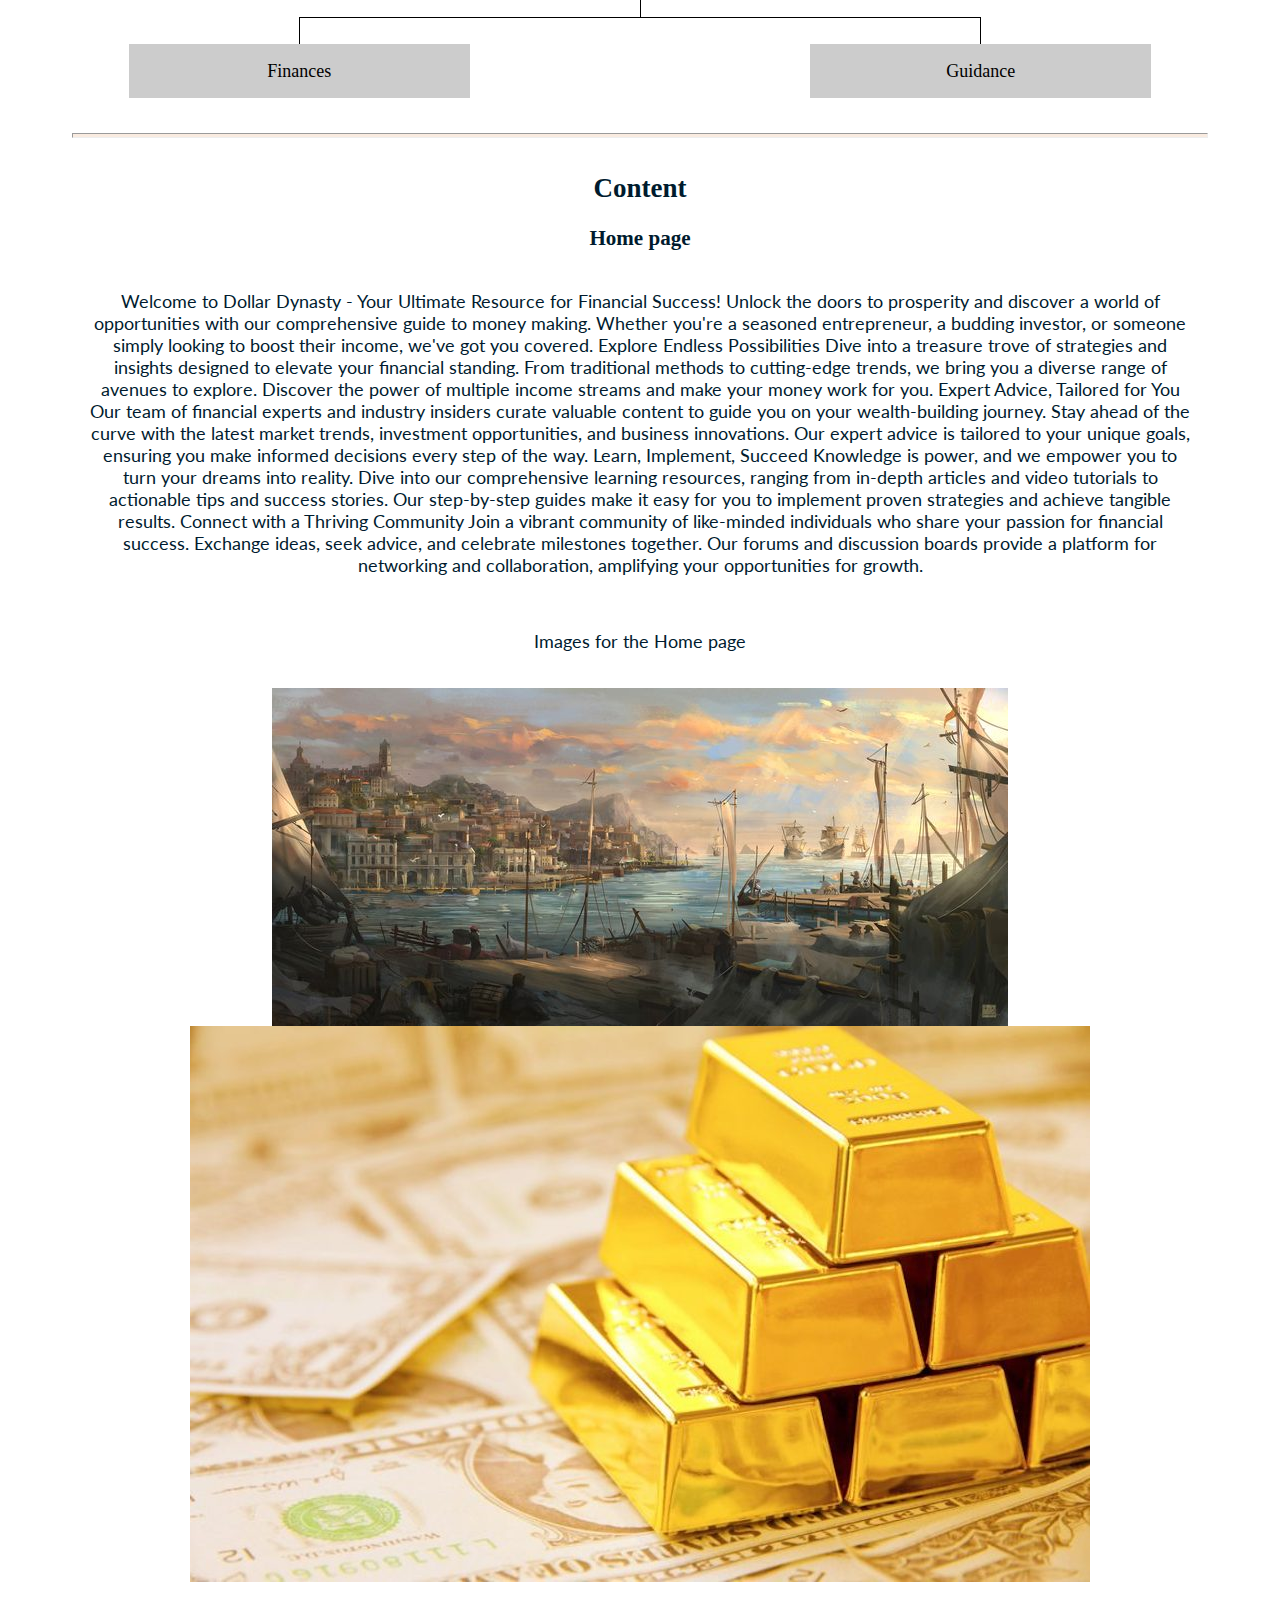
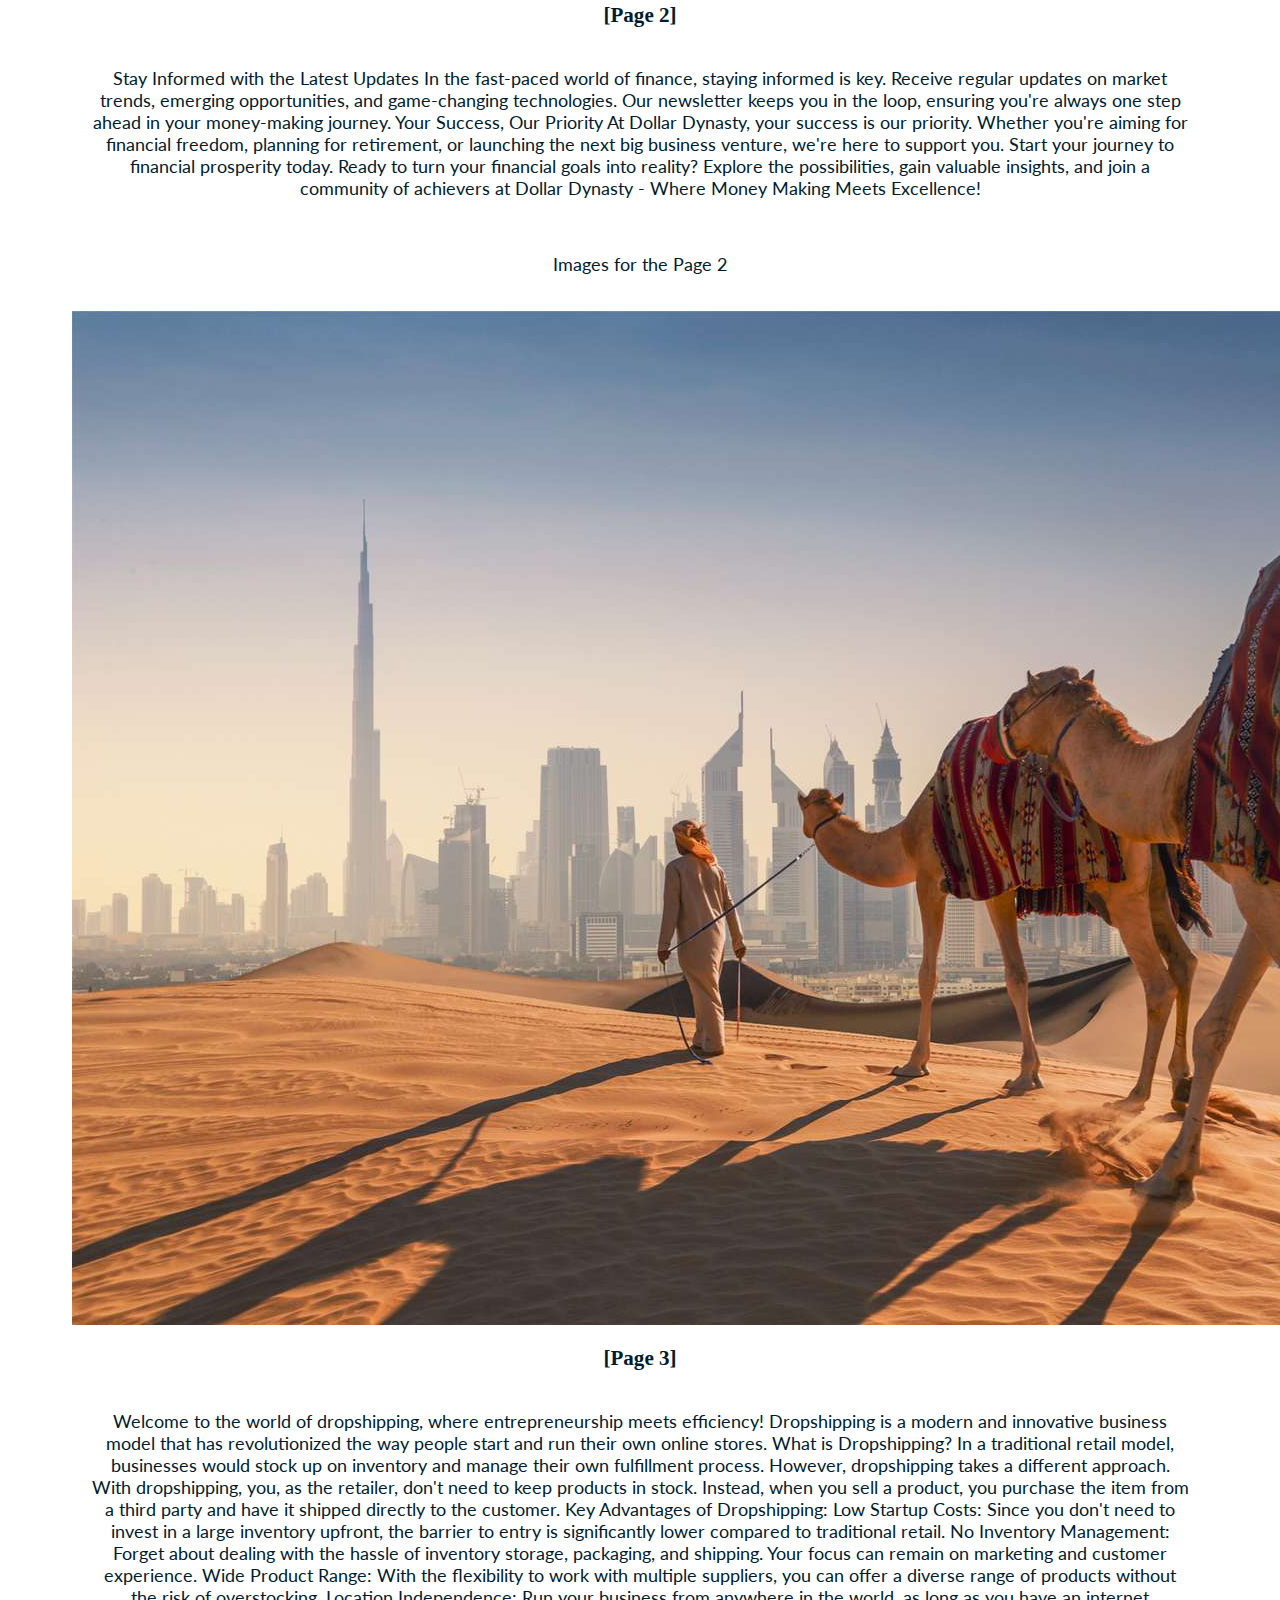
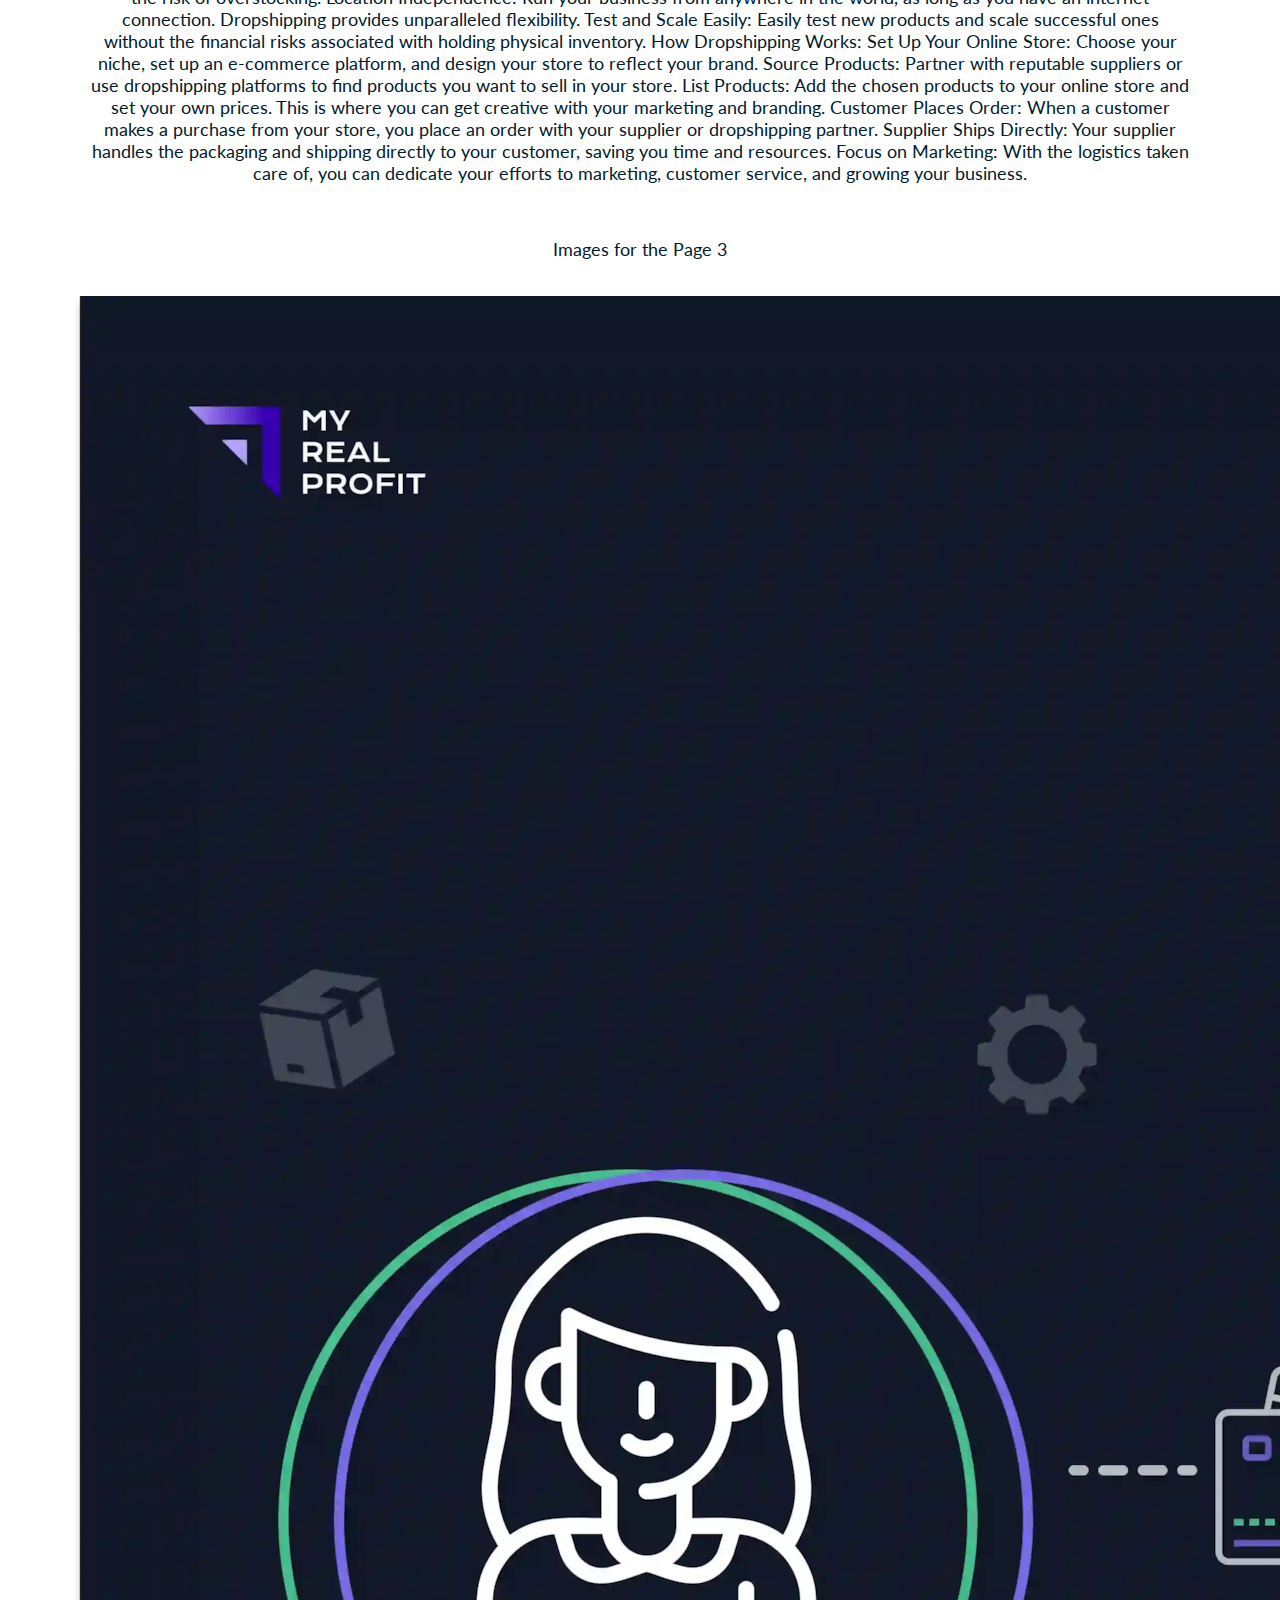
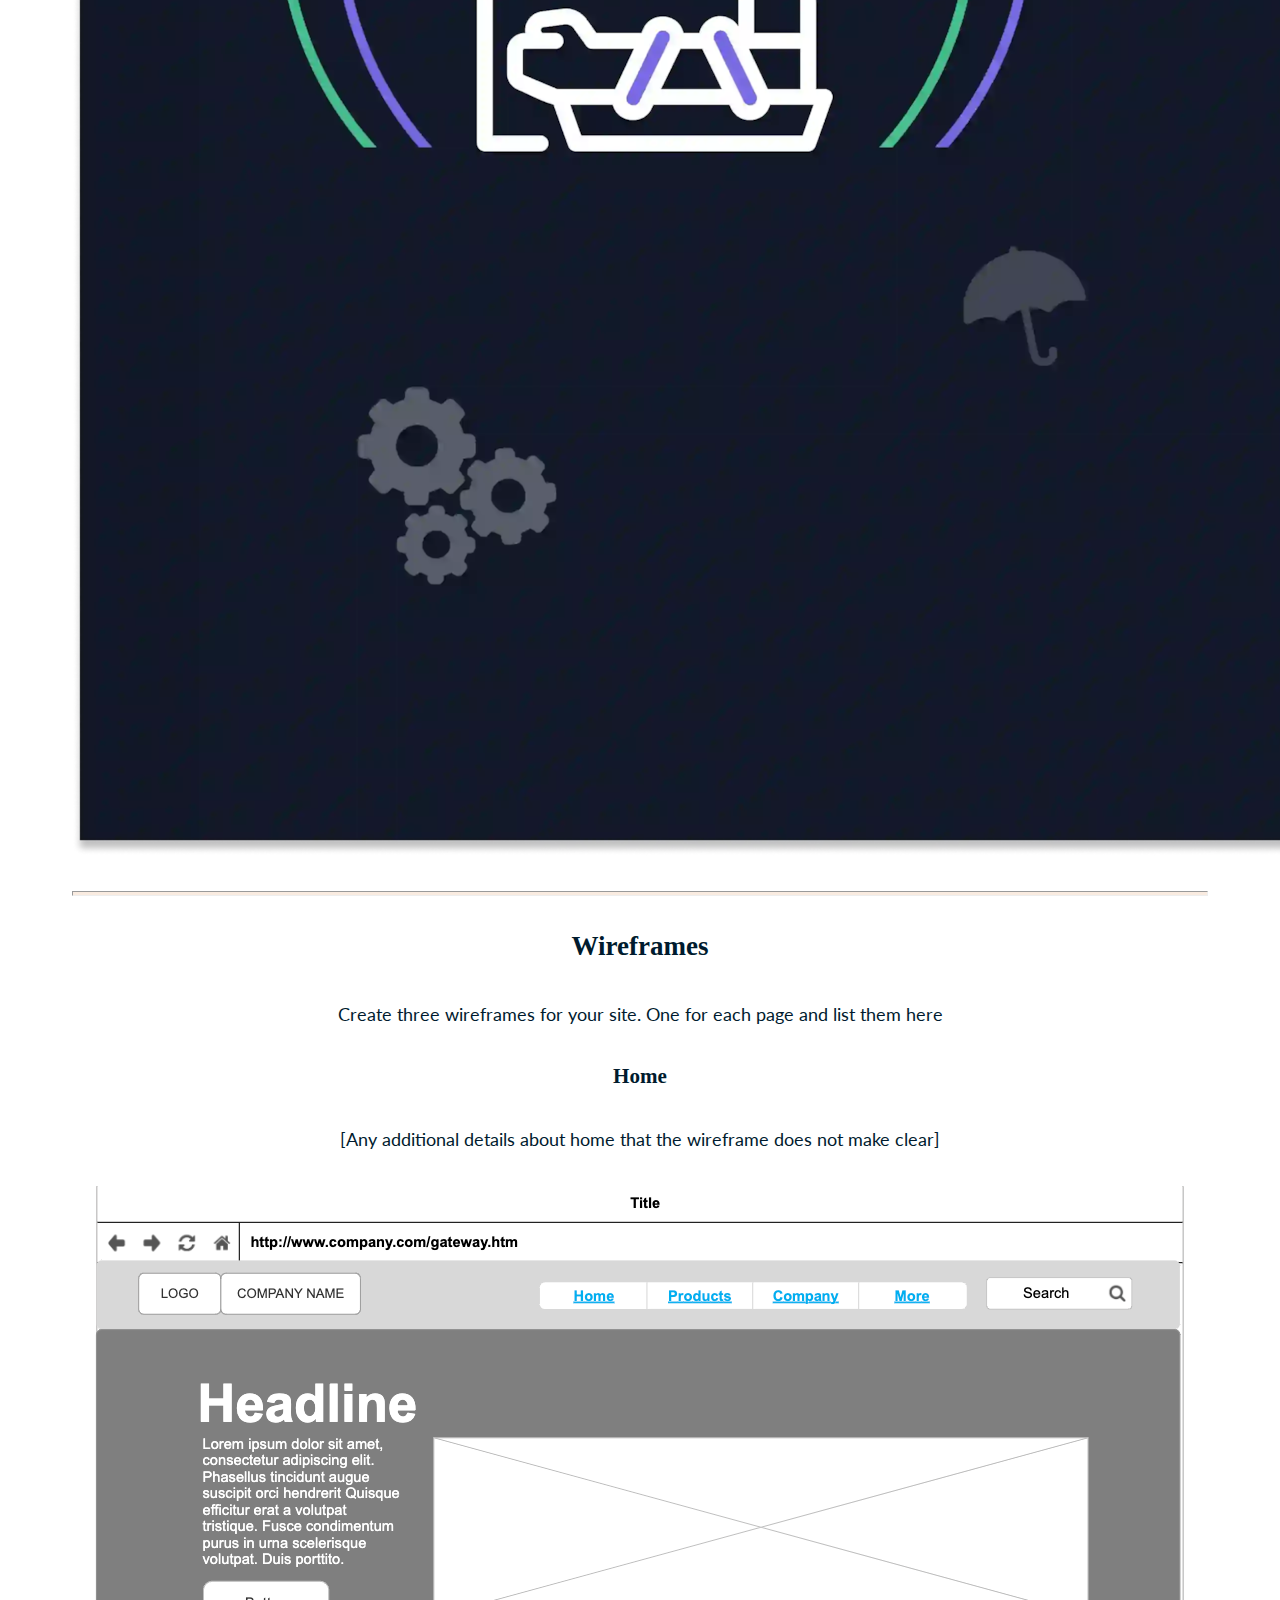
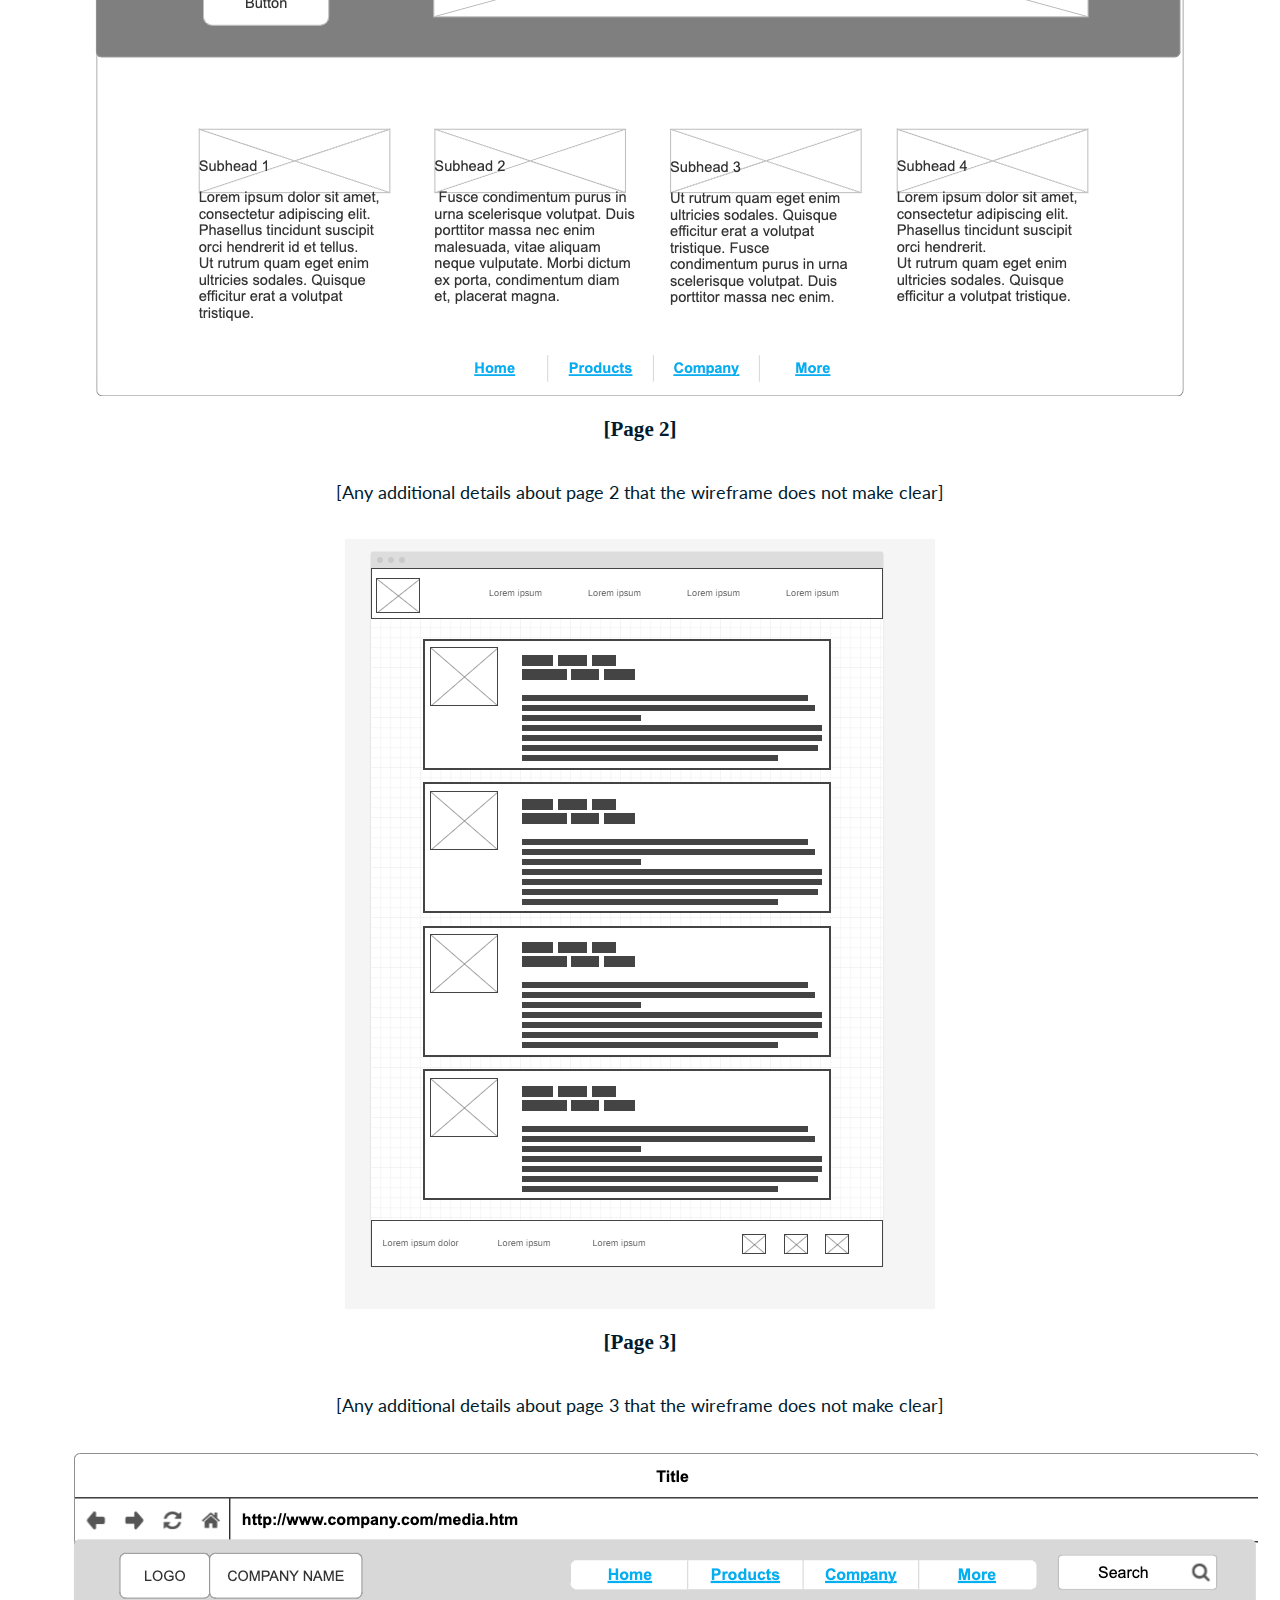
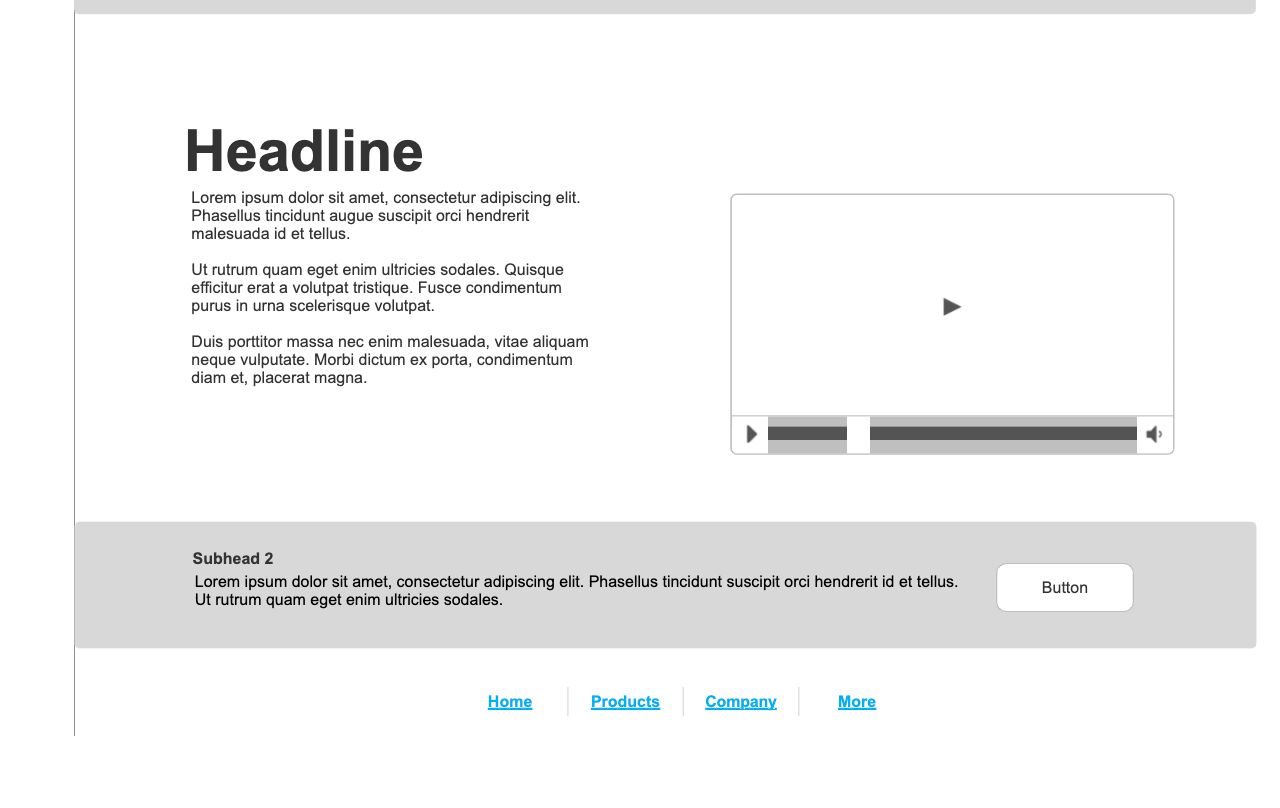
<file: dollardynasty/site-plan.html>
<!DOCTYPE html>
<html lang="en-us">
    
  <head>
    <meta charset="utf-8">
    <title>Site Plan</title>
    <link type="text/css" rel="stylesheet" href="styles/site-plan.css">
  </head>

  <body>
    <header>
      <h1>Dollardynasty Site Plan</h1>
      <h2>Saransh John</h2>
      <h2>WDD 130-07</h2>
      <!-- In the header above, add the name or your site, your name and class number. For example if you are in section 3 you would put WDD 130.03 -->
    </header>
    <main>

      <!-- ------------------------Steps 2-3------------------------------ -->
      <hr>
      <h2>Overview</h2>
      <h3>Purpose</h3>
      <p>I want to set up a website to help folks make smart investment choices and grow their money over the years. It's for everyone, from 18 to 50 years old, offering practical tips on multiplying your cash as you go through life.</p>  <!-- change this -->


      <h3>Audience</h3>
      <p>an 18 year old young warrior or a 50 year old veteran, everyone is welcome here. </p>  <!-- change this -->

      <hr>
      <h2>Branding</h2>
      <h3>Website Logo</h3>
      <!-- Replace this with some sort of logo for your site.  A logo can be as simple as the name of your site in a nice font :) -->
      <img src="images/Dollardynasty-logos.jpeg" alt="Logo image">
      <hr>
      <h2>
        Style Guide
      </h2>

      <!-- ------------------------Steps 4-8------------------------------ -->

      <h3>
        Color Palette
      </h3>
      <!--  The colors you choose for a website are one of the most important decisions you will make. Follow the instructions on the activity in iLearn then return and replace the color codes below with the hex color codes (the 6 digit numbers that show at the bottom of each color) for the colors you have chosen below.  You should have at least 2 colors but do not have to fill in all 4 if you do not need them.  -->

      <!-- Copy and paste the URL to your finished palette below Make sure to paste it into both spots -->
      Palette URL: <a href="https://coolors.co/396e94-e7c24f-a43312-381d2a-aabd8c" target="_blank">https://coolors.co/396e94-e7c24f-a43312-381d2a-aabd8c</a>


      <table class="colors">
        <tr><th>Primary</th><th>Secondary</th><th>Accent 1</th><th>Accent 2</th></tr>
        <!-- Replace the numbers in the boxes below with your hex color codes. Then switch to the site-plan.css file and change your colors there as well. -->
        <tr><td class="primary">[#001B2E]</td><td class="secondary">[#E7C24F]</td><td class="accent1">[#F9EBE0]</td><td class="accent2">[#57A773]</td></tr>
      </table>

      <!-- ------------------------Step 9------------------------------ -->

      <h3>
        Typography
      </h3>
      <!-- Choose a font for your paragraphs (body copy) and headlines. What font(s) have you chosen? Why did you choose what you did?  Make sure to review the list of web safe fonts at W3Schools.org as a starting point.  Think also about which of your colors above you might use for background and font colors. -->

      <h4>
        Heading Font: [Gideon Roman]  <!-- change this -->
      </h4>
      <h4>
        Paragraph Font: [Gideon Roman]  <!-- change this -->
      </h4>
      <h3>
        Normal paragraph example
      </h3>
      <p>
        Lorem ipsum dolor sit amet, consectetur adipiscing elit, sed do eiusmod tempor incididunt ut labore et dolore magna aliqua. Ut enim ad minim veniam, quis nostrud exercitation ullamco laboris nisi ut aliquip ex ea commodo consequat. Duis aute irure dolor in reprehenderit in voluptate velit esse cillum dolore eu fugiat nulla pariatur. Excepteur sint occaecat cupidatat non proident, sunt in culpa qui officia deserunt mollit anim id est laborum.
      </p>
      <h3>
        Colored paragraph example
      </h3>
      <p class="colored">
        Lorem ipsum dolor sit amet, consectetur adipiscing elit, sed do eiusmod tempor incididunt ut labore et dolore magna aliqua. Ut enim ad minim veniam, quis nostrud exercitation ullamco laboris nisi ut aliquip ex ea commodo consequat. 
      </p>

      <!-- ------------------------Step 10------------------------------ -->

      <h3>
        Navigation
      </h3>
      <!-- Think about how you want your navigation bar to look. In the site-plan.css file change the colors to your colors to get the look you desire. --> 
      <nav>
        <a href="#">Home</a>
        <a href="#">Finances</a>
        <a href="#">Guidance</a>
      </nav>
      <hr>
      <h2>
        Site Map
      </h2>
      <div class="sitemap">
        <div class="sm-home">
          Home
        </div>
        <div class="sm-page2">
          Finances <!-- change this -->
        </div>
        <div class="sm-page3">
          Guidance  <!-- change this -->
        </div>

        <div class="top">
          &nbsp;
        </div>
        <div class="left">
          &nbsp;
        </div>
        <div class="right">
          &nbsp;
        </div>

      </div>

      <!-- --------Content Section -------------- -->
      <hr>
      <h2>
        Content
      </h2>
      <h3>Home page</h3>
      <p>
        Welcome to Dollar Dynasty - Your Ultimate Resource for Financial Success!

Unlock the doors to prosperity and discover a world of opportunities with our comprehensive guide to money making. Whether you're a seasoned entrepreneur, a budding investor, or someone simply looking to boost their income, we've got you covered.

Explore Endless Possibilities
Dive into a treasure trove of strategies and insights designed to elevate your financial standing. From traditional methods to cutting-edge trends, we bring you a diverse range of avenues to explore. Discover the power of multiple income streams and make your money work for you.

Expert Advice, Tailored for You
Our team of financial experts and industry insiders curate valuable content to guide you on your wealth-building journey. Stay ahead of the curve with the latest market trends, investment opportunities, and business innovations. Our expert advice is tailored to your unique goals, ensuring you make informed decisions every step of the way.

Learn, Implement, Succeed
Knowledge is power, and we empower you to turn your dreams into reality. Dive into our comprehensive learning resources, ranging from in-depth articles and video tutorials to actionable tips and success stories. Our step-by-step guides make it easy for you to implement proven strategies and achieve tangible results.

Connect with a Thriving Community
Join a vibrant community of like-minded individuals who share your passion for financial success. Exchange ideas, seek advice, and celebrate milestones together. Our forums and discussion boards provide a platform for networking and collaboration, amplifying your opportunities for growth.

      </p>
      <p>Images for the Home page</p>
        <img src="images/Page1.2.jpg" alt="image for homepage">
        <img src="images/Page1.jpg" alt="image for homepage">

      </ul>
      <h3>[Page 2]</h3>
      <p>
        Stay Informed with the Latest Updates
In the fast-paced world of finance, staying informed is key. Receive regular updates on market trends, emerging opportunities, and game-changing technologies. Our newsletter keeps you in the loop, ensuring you're always one step ahead in your money-making journey.

Your Success, Our Priority
At Dollar Dynasty, your success is our priority. Whether you're aiming for financial freedom, planning for retirement, or launching the next big business venture, we're here to support you. Start your journey to financial prosperity today.

Ready to turn your financial goals into reality? Explore the possibilities, gain valuable insights, and join a community of achievers at Dollar Dynasty - Where Money Making Meets Excellence!
      </p>
      <p>Images for the Page 2</p>
        <img src="images/page2.jpg" alt="image for page">

      </ul>
      <h3>[Page 3]</h3>
      <p>
        Welcome to the world of dropshipping, where entrepreneurship meets efficiency! Dropshipping is a modern and innovative business model that has revolutionized the way people start and run their own online stores.

What is Dropshipping?
In a traditional retail model, businesses would stock up on inventory and manage their own fulfillment process. However, dropshipping takes a different approach. With dropshipping, you, as the retailer, don't need to keep products in stock. Instead, when you sell a product, you purchase the item from a third party and have it shipped directly to the customer.

Key Advantages of Dropshipping:
Low Startup Costs: Since you don't need to invest in a large inventory upfront, the barrier to entry is significantly lower compared to traditional retail.

No Inventory Management: Forget about dealing with the hassle of inventory storage, packaging, and shipping. Your focus can remain on marketing and customer experience.

Wide Product Range: With the flexibility to work with multiple suppliers, you can offer a diverse range of products without the risk of overstocking.

Location Independence: Run your business from anywhere in the world, as long as you have an internet connection. Dropshipping provides unparalleled flexibility.

Test and Scale Easily: Easily test new products and scale successful ones without the financial risks associated with holding physical inventory.

How Dropshipping Works:
Set Up Your Online Store: Choose your niche, set up an e-commerce platform, and design your store to reflect your brand.

Source Products: Partner with reputable suppliers or use dropshipping platforms to find products you want to sell in your store.

List Products: Add the chosen products to your online store and set your own prices. This is where you can get creative with your marketing and branding.

Customer Places Order: When a customer makes a purchase from your store, you place an order with your supplier or dropshipping partner.

Supplier Ships Directly: Your supplier handles the packaging and shipping directly to your customer, saving you time and resources.

Focus on Marketing: With the logistics taken care of, you can dedicate your efforts to marketing, customer service, and growing your business.
      </p>
      <p>Images for the Page 3</p>
        <img src="images/page3.2.png" alt="image for page3">

      </ul>
      <hr>
      <h2>
        Wireframes
      </h2>
      <p>
        Create three wireframes for your site. One for each page and list them here</p>

      <h3>Home</h3>
      <p>         
        [Any additional details about home that the wireframe does not make clear]
      </p>
      <img src="images/wireframe1.png" alt="wireframe for homepage">

      <h3>[Page 2]</h3>
      <p>         
        [Any additional details about page 2 that the wireframe does not make clear]
      </p>
      <img src="images/wireframe2.png" alt="page 2 wireframe">

      <h3>[Page 3]</h3>
      <p>         
        [Any additional details about page 3 that the wireframe does not make clear]
      </p>
      <img src="images/wireframe3.png" alt="page 3 wireframe">
    </main>
  </body>

</html>
</file>
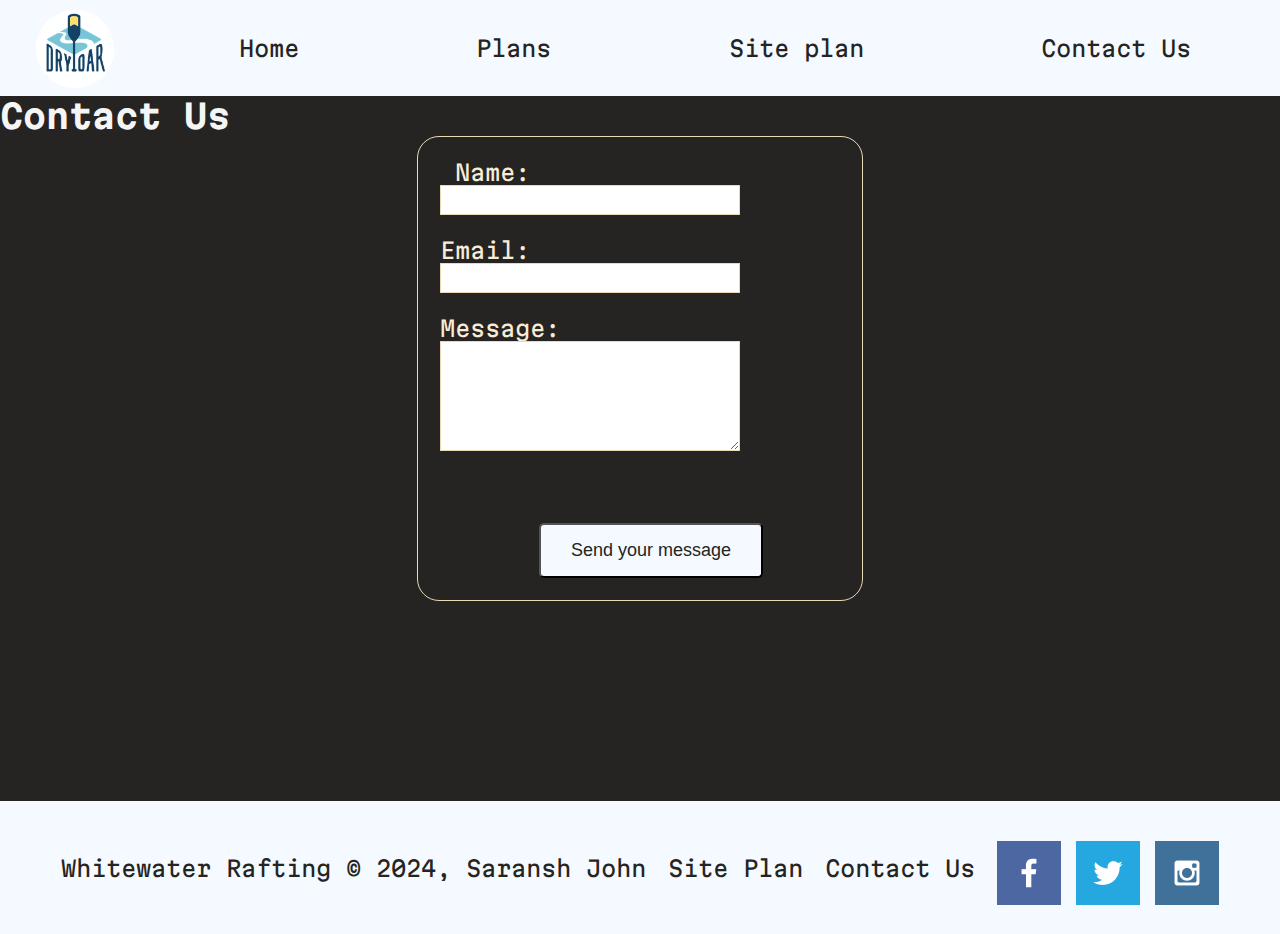
<file: wwr/contactus.html>
<!DOCTYPE html>
<html lang="en">

<head>
    <meta charset="UTF-8">
    <meta name="viewport" content="width=device-width, initial-scale=1.0">
    <title>Whitewater Rafting Vacations | Dry Oar Boating | Home</title>
    <link rel="stylesheet" href="styles/style.css">
</head>
<div id="content">
<header>
    <a id="logo_link" href="index.html">
        <img class="logo" src="images/logo.png" alt="logo">
    </a>
    <nav>
        <a href="index.html">Home</a>
        <a href="plans.html">Plans</a>
        <a href="site-plan-rafting.html">Site plan</a>
        <a href="contactus.html">Contact Us</a>
    </nav>
</header>

<body>
    <main> 

    <h2>Contact Us</h2>
    <div id="feedback"></div>
    <form action="/my-handling-form-page" method="post">
        <ul>
          <li>
            <label for="name">Name:</label>
            <input type="text" id="name" name="user_name" />
          </li>
          <li>
            <label for="mail">Email:</label>
            <input type="email" id="mail" name="user_email" />
          </li>
          <li>
            <label for="msg">Message:</label>
            <textarea id="msg" name="user_message"></textarea>
          </li>
          <li class="button">
              <button type="submit">Send your message</button>
            </li>
        </ul>

      </form>
    </main>
    
<footer>
    <p>Whitewater Rafting &copy; 2024, Saransh John</p>
    <p><a href="site-planning.html">Site Plan</a></p>
    <p><a href="contactus.html">Contact Us</a></p>
    <div class="social">
        <a href="https://facebook.com" target="blank">
            <img src="images/facebook.png" alt="fb icon">
        </a>
        <a href="https://twitter.com" target="_blank">
      <img src="images/twitter.png" alt="twitter icon">
        </a>
        <a href="https://instgram.com" target="_blank">
            <img src="images/instagram.png" alt="instgram icon">
        </a>
    </div>
</footer>
</div>

<script>
    const feedbackElement = document.getElementById('feedback');
    const formElement = document.forms[0];
    formElement.addEventListener('submit', function(e) {
        e.preventDefault();
        feedbackElement.innerHTML = 'Hello '+ formElement.user_name.value +'! Thank you for your message. We will get back with you as soon as possible!';
        feedbackElement.style.display = "block";
        document.body.classList.toggle('moveDown');
    });
</script>
</body>
</file>
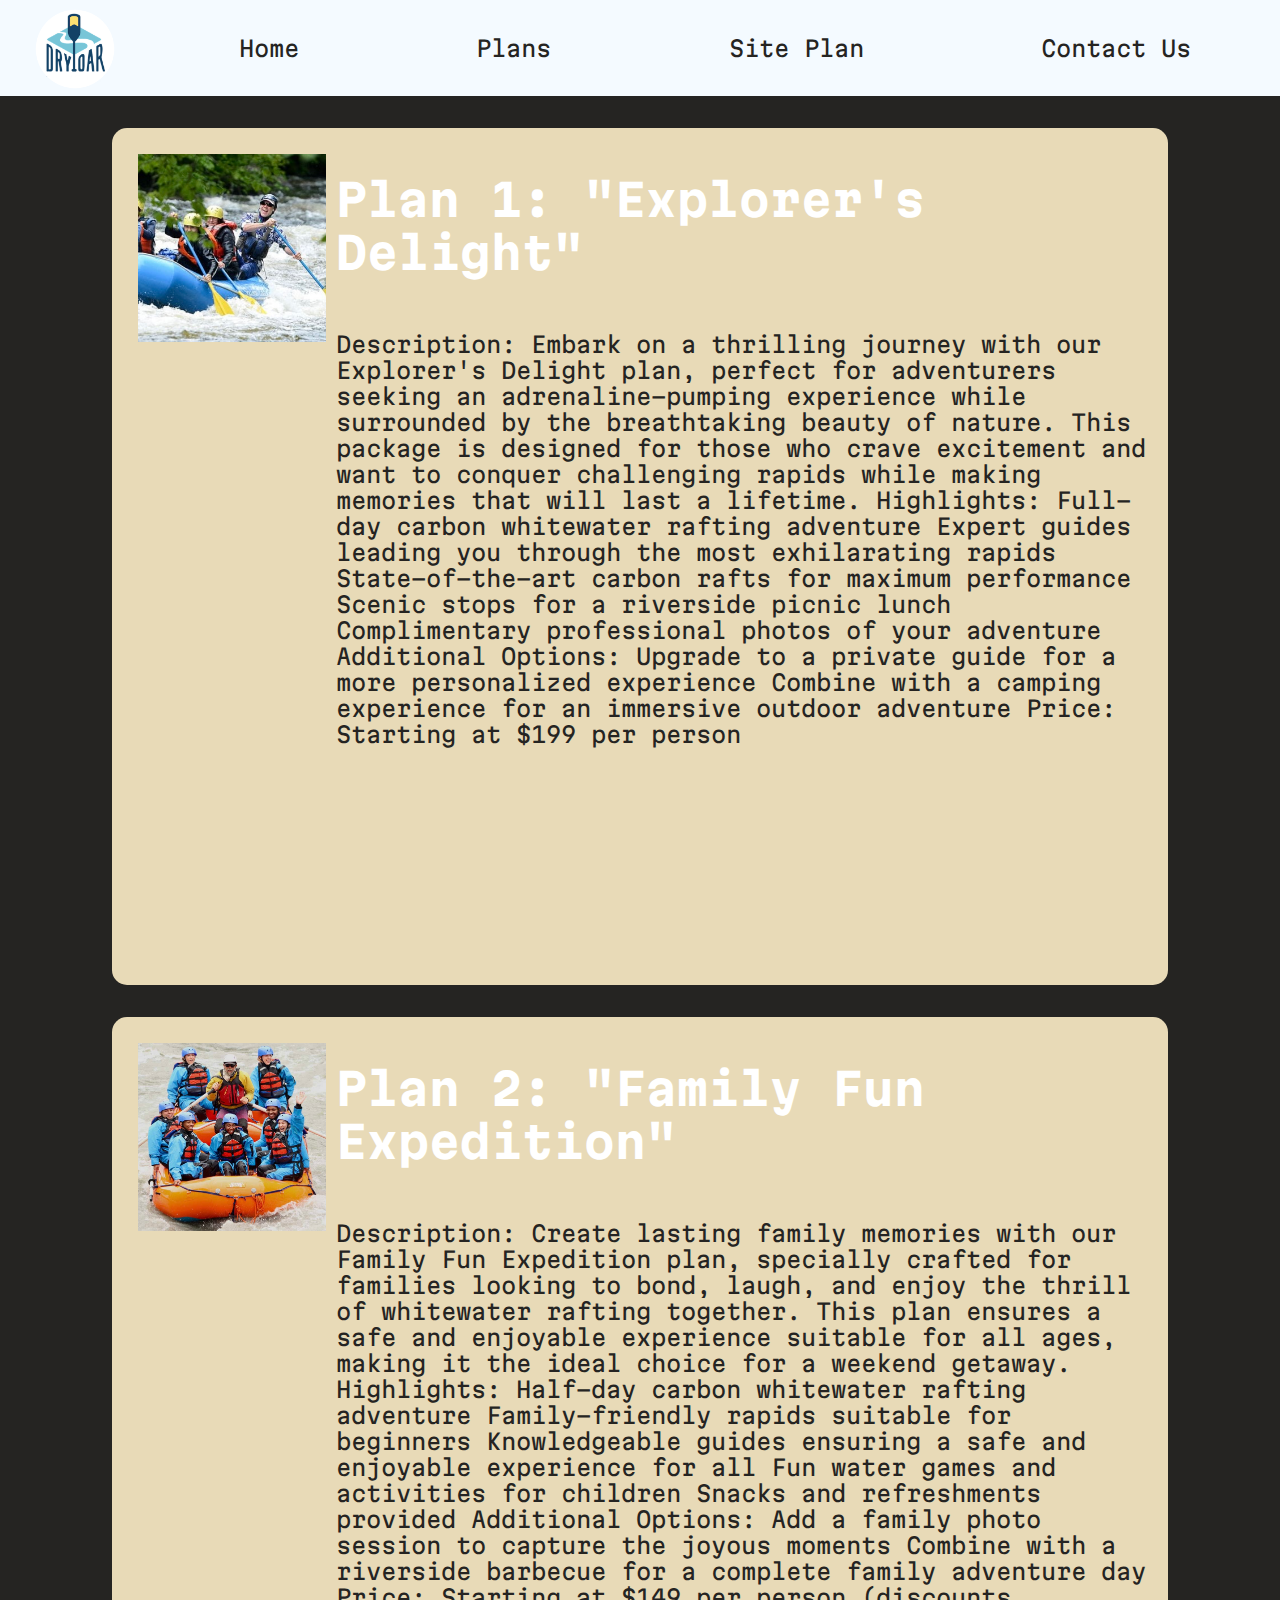
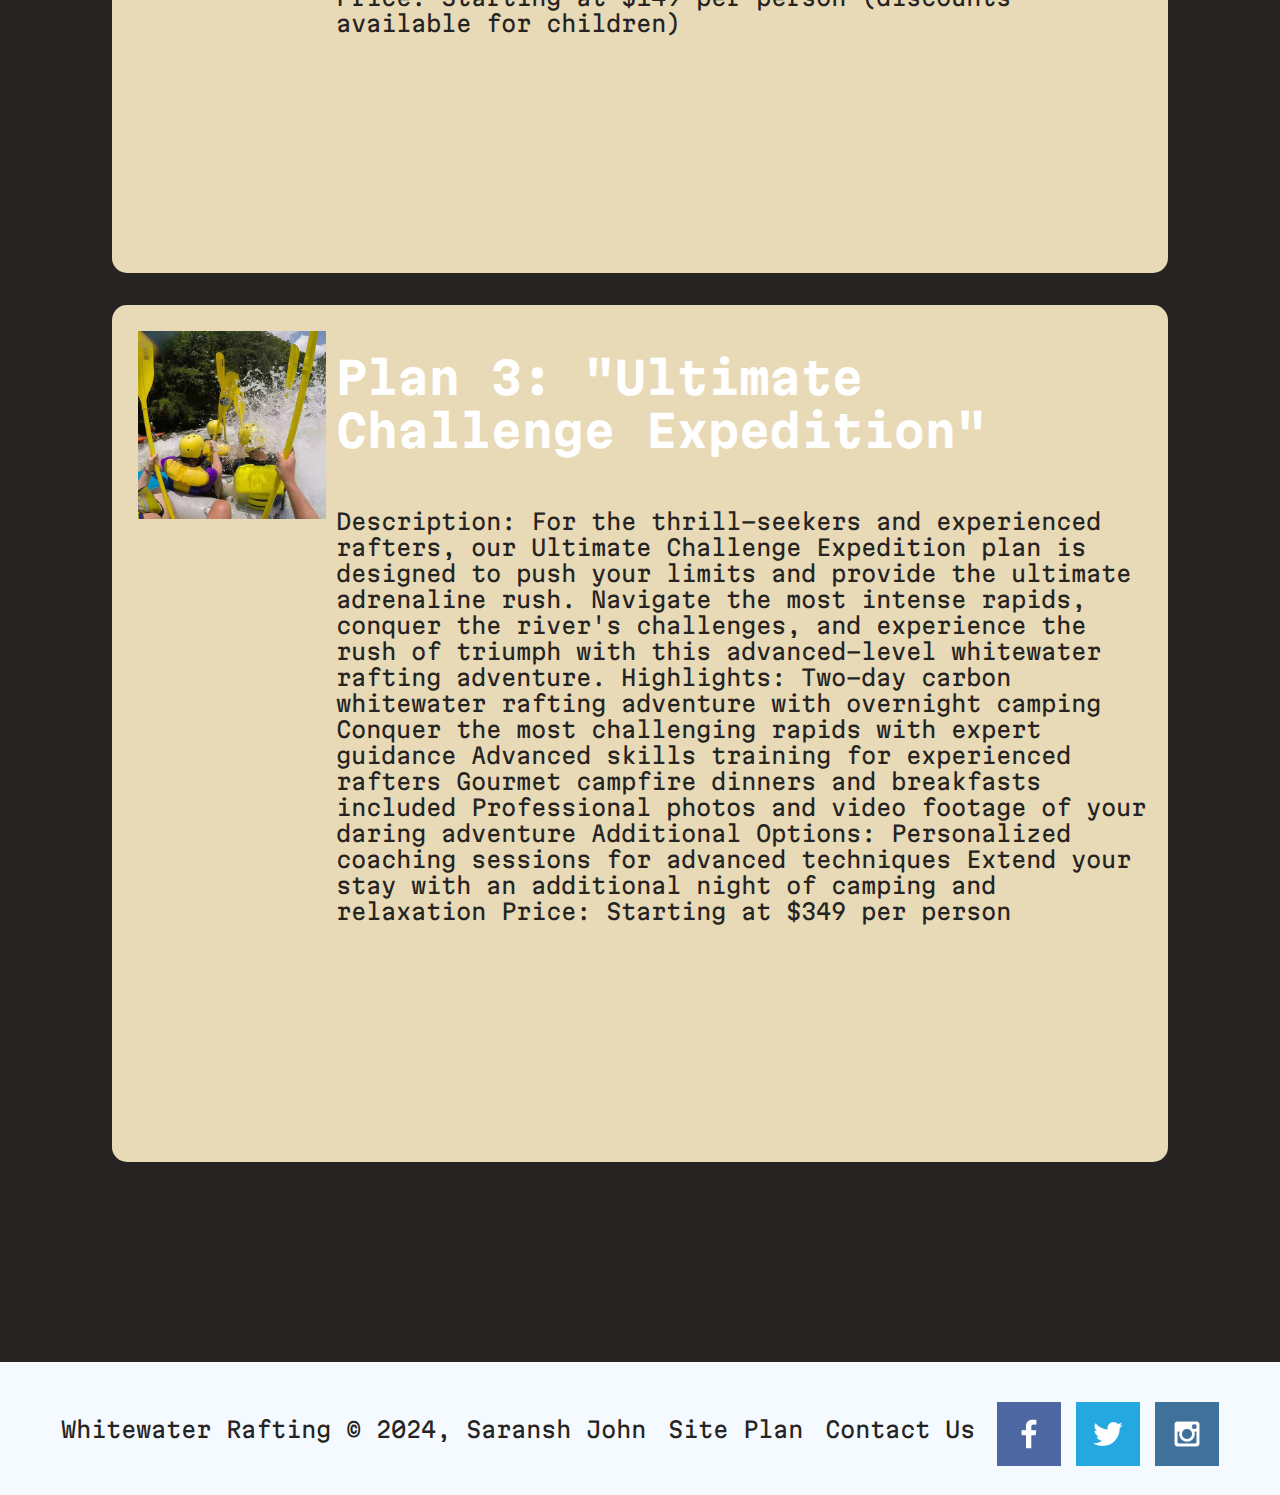
<file: wwr/plans.html>
<!DOCTYPE html>
<html lang="en">
  <head>
    <meta charset="UTF-8">
    <meta name="viewport" content="width=device-width, initial-scale=1.0">
    <title>Whitewater Rafting Vacations | Dry Oar Boating | Home</title>
    <link rel="stylesheet" href="styles/style.css">
  </head>
  <body>
    <div id="content">
      <header>
        <a id="logo_link" href="index.html">
          <img class="logo" src="images/logo.png" alt="logo">
        </a>
        <nav>
          <a href="index.html">Home</a>
          <a href="plans.html">Plans</a>
          <a href="site-planning.html">Site Plan</a>
          <a href="contactus.html">Contact Us</a>
        </nav>
      </header>
      <main class="plans_main">
      <section class="plan_sect">
            <img src="images/1image.jpg" alt="rivers" class="river_img">
            <h1>Plan 1: "Explorer's Delight"</h1>
            <p>Description:
              Embark on a thrilling journey with our Explorer's Delight plan, perfect for adventurers seeking an adrenaline-pumping experience while surrounded by the breathtaking beauty of nature. 
              This package is designed for those who crave excitement and want to conquer challenging rapids while making memories that will last a lifetime.
              
              Highlights:
              
              Full-day carbon whitewater rafting adventure
              Expert guides leading you through the most exhilarating rapids
              State-of-the-art carbon rafts for maximum performance
              Scenic stops for a riverside picnic lunch
              Complimentary professional photos of your adventure
              Additional Options:
              
              Upgrade to a private guide for a more personalized experience
              Combine with a camping experience for an immersive outdoor adventure
              Price: Starting at $199 per person
            </p>
        </section>        
        <section class="plan_sect">
            <img src="images/2image.jpg" alt="rivers" class="river_img">
            <h1>Plan 2: "Family Fun Expedition"</h1>
            <p>Description:
              Create lasting family memories with our Family Fun Expedition plan, specially crafted for families looking to bond, laugh, and enjoy the thrill of whitewater rafting together.
              This plan ensures a safe and enjoyable experience suitable for all ages, making it the ideal choice for a weekend getaway.
              
              Highlights:
              
              Half-day carbon whitewater rafting adventure
              Family-friendly rapids suitable for beginners
              Knowledgeable guides ensuring a safe and enjoyable experience for all
              Fun water games and activities for children
              Snacks and refreshments provided
              Additional Options:
              
              Add a family photo session to capture the joyous moments
              Combine with a riverside barbecue for a complete family adventure day
              Price: Starting at $149 per person (discounts available for children)
            </p>
        </section>
        <section class="plan_sect">
            <img src="images/3image.jpg" alt="rivers" class="river_img">
            <h1>Plan 3: "Ultimate Challenge Expedition"</h1>
            <p>Description:
              For the thrill-seekers and experienced rafters, our Ultimate Challenge Expedition plan is designed to push your limits and provide the ultimate adrenaline rush. 
              Navigate the most intense rapids, conquer the river's challenges, and experience the rush of triumph with this advanced-level whitewater rafting adventure.
              
              Highlights:
              
              Two-day carbon whitewater rafting adventure with overnight camping
              Conquer the most challenging rapids with expert guidance
              Advanced skills training for experienced rafters
              Gourmet campfire dinners and breakfasts included
              Professional photos and video footage of your daring adventure
              Additional Options:
              
              Personalized coaching sessions for advanced techniques
              Extend your stay with an additional night of camping and relaxation
              Price: Starting at $349 per person
            </p>
        </section>


      </main>

      <footer>
        <p>Whitewater Rafting &copy; 2024, Saransh John</p>
        <p><a href="site-planning.html">Site Plan</a></p>
        <p><a href="contactus.html">Contact Us</a></p>
        <div class="social">
            <a href="https://facebook.com" target="_blank">
                <img src="images/facebook.png" alt="fb icon">
            </a>
            <a href="https://twitter.com" target="_blank">
                <img src="images/twitter.png" alt="twitter icon">
            </a>
            <a href="https://instagram.com" target="_blank">
                <img src="images/instagram.png" alt="instagram icon">
            </a>
        </div>
    </footer>
    </div>
</body>
</html>
</file>
<file: dollardynasty/styles/styles.css>
@import url('https://fonts.googleapis.com/css2?family=Gideon+Roman&family=Martian+Mono:wght@300;400&display=swap');

body {
  height: 100%;
  background-color: #001B2E;
  font-family: 'Gideon Roman', Helvetica, serif;
  font-size: 22px;
  margin: 0;
  padding: 0;
}


header {
  background-color: #E7C24F;
  display: grid;
  grid-template-columns: 120px auto;
}

#logo_link {
  padding-top: 5px;
  justify-self: center;
  align-self: center;
}

.logo {
  width: 80px;
}

nav {
  display: flex;
  justify-content: space-around;
  background-color: #E7C24F;
  line-height: 3em;
  text-align: center;
  font-size: 1.2em;
}

nav a {
    text-align: center;
    color: #001B2E;
    text-decoration: none;
    padding: 10px 15px;
    border: 1px solid transparent;
    transition: border-color 0.3s; 
}
  
nav a:hover {
    background-color: #001B2E;
    color: #F9EBE0;
    border-color: #001B2E;
}

#hero {
  display: grid;
  grid-template-columns: 1fr 3fr 1fr;
}

#hero-box {
  grid-column: 1/4;
  grid-row: 1/3;
  text-align: center;
}

#hero-img {
  padding-top: 50px;
  width: 60%;
  margin: 0 auto;
}

.home-grid {
  display: grid;
  grid-template-columns: repeat(10, 3fr);
}

#hero-msg {
  text-align: center;
  display: block;
  width: 100%;
  justify-items: center;
  align-items: center;
  gap: 20px; 
  color:#F4FAFF;
  margin-top: 20px;
}
#hero-msg1 {
  display: block;
  width: 100%;
  text-align: center;
  justify-items: center;
  align-items: center;
  gap: 20px; 
  color:#F4FAFF

}
  
#hero-msg p {
    font-family: 'Gideon Roman', Helvetica, serif;
    font-size: 1.2em;
    color: #F4FAFF;
    text-align: center;
    padding-left: 25px;
    padding-right: 25px;
}
  
#hero-msg .home-title {
    justify-self: center;
    align-self: center;
}

.home-title {
    font-family: 'Gideon Roman', Helvetica, serif;
    font-size: 2em;
    margin-top: 30px;
    justify-content: center;
    color: #E7C24F;
    text-align: center;
    text-shadow: 2px 2px 4px #001B2E;
}
  
main h2 {
    text-align: center;
    color: whitesmoke;
    margin: 20px 0;
}
#join-us {
  display: grid;
  width: 55.5%;
  text-align: center;
}
#join-us-nav {
  text-align: center;
  display: table-cell;
  width: 100%;
  padding-left: 40%;
  padding-right: 40%;
}

#about-me {
  grid-template-columns: 1fr 2fr 1fr;
  margin-top: 50px;
  text-align: center;
}
#about-title {
  grid-column: 1/4;
  grid-row: 1/2;
  font-family: 'Gideon Roman', Helvetica, serif;
  font-size: 2em;
  margin-top: 30px;
  justify-content: center;
  color: #E7C24F;
  text-align: center;
  text-shadow: 2px 2px 4px #001B2E;
}

#dropship {
  grid-column: 3/4;
  grid-row: 2/3;
  width: 90%;
  margin-top: 23px;
  border: 5px solid #E7C24F;
  box-shadow: 2px 2px 4px #001B2E;
  transition-duration: 0.5s;
}
#dropship:hover {
  transform: scale(1.1);
  opacity: 0.8;
  transition-duration: 0.5s;
}

#about-me p {
  color: white;
  width: 90%;
  padding-left: 75px;
}

footer {
  width: 100%;
  background-color: #E7C24F;
  color: #001B2E;
  font-size: 1em;
  margin-top: 100px;
  display: flex;
  justify-content: space-around;
  align-items: center;
  border-color: #001B2E;
  padding-top: 20px;
  padding-bottom: 20px;
}

footer a {
  color: #001B2E;
  text-decoration: none;
  padding: 10px;
}

footer a:hover {
  background-color: #001B2E;
  color: #F9EBE0;
  border-color: #001B2E;
  border: 1px solid transparent;
}

.social img {
  padding: 10px;
  transition: background-color 0.5s;
}

.social img:hover {
  background-color: #001B2E;
  border-radius: 50%;
}

#poems {
  display: flex;
  align-items: center;
  width: 80%;
  margin: 10%;
  transition-duration: 0.5s;
  border: 5px solid #E7C24F;
  transition-duration: 0.5s;
}

#poems:hover {
  transform: scale(1.1);
  opacity: 1;
  transition-duration: 0.5s;
}
.resources_main {
  display: grid;
  grid-template-columns: 1fr 1fr 1fr;
  justify-content: center;
  align-items: center;
  height: 100vh;
  text-align: center;
}

.resource-one {
  grid-column: 1/2;
  width: 90%;
  background-color: #E7C24F;
  border-radius: 15px;
  overflow: hidden;
  margin: 1rem;
  text-align: center;
  color:#001B2E;
  transition-duration: 0.5s;
}

.resource-one a{
  text-decoration: none;
  color: #001B2E;
  font-size: 1em;

}

.resource-two {
  grid-column: 2/3;
  width: 90%;
  background-color: #E7C24F;
  border-radius: 15px;
  overflow: hidden;
  margin: 1rem;
  text-align: center;
  color:#001B2E;
  transition-duration: 0.5s;
}
.resource-two a{
  text-decoration: none;
  color: #001B2E;
  font-size: 1em;

}

.resource-three {
  grid-column: 3/4;
  width: 90%;
  background-color: #E7C24F;
  border-radius: 15px;
  overflow: hidden;
  margin: 1rem;
  text-align: center;
  color:#001B2E;
  transition-duration: 0.5s;
}
.resource-three a{
  text-decoration: none;
  color: #001B2E;
  font-size: 1em;

}

.resource-one span, .resource-two span, .resource-three span{
  text-decoration: underline;
}

.resource-one:hover {
  transform: scale(0.9);
  opacity: 0.8;
  transition-duration: 0.5s;
}

.resource-two:hover {
  transform: scale(0.9);
  opacity: 0.8;
  transition-duration: 0.5s;
}

.resource-three:hover {
  transform: scale(0.9);
  opacity: 0.8;
  transition-duration: 0.5s;
}

.resources_main img {
  height: 400px;
  width: 100%;
  border-radius: 15px 0 0 15px;
}

.resources_sect h1 {
  color: #001B2E;
  padding: 1rem;
}

.resource-one,
.resource-two,
.resource-three {
  padding: 10px; /* Adjust padding as needed */
}


#additional-video {
  text-align: center;
  margin-top: 20px;
  margin-bottom: 20px;
}

#additional-video p{
  color: #F4FAFF;
}

#additional-video video {
  width: 80%;
  max-width: 800px;
  height: 450px;
  display: block;
  margin: 0 auto;
}

#youtube-video {
  text-align: center;
  margin-top: 20px;
  margin-bottom: 20px;
}

#youtube-video iframe {
  width: 80%;
  max-width: 800px;
  height: 450px; 
  display: block;
  margin: 0 auto; 
}

#quote img{
  display: flex;
  align-items: center;
  margin: 10%;
  width: 40%;
  justify-content: center;
  padding-left: 20%;

}

#myVideo {
  width: 80%;
  position: relative;
  padding-top: 50px;
}

.content {
  position: fixed;
  bottom: 0;
  background: rgba(0, 0, 0, 0.5);
  color: #f1f1f1;
  width: 100%;
  padding: 20px;
}

#myBtn {
  font-family: 'Gideon Roman', Helvetica, serif;
  position: sticky;
  width: 500px;
  font-size: 18px;
  padding: 10px;
  border: none;
  background: #001B2E;
  color: #E7C24F;
  cursor: pointer;
  bottom: 10px;
  left: 50%;
  transform: translateX(-50%);
  margin-top: 10px;
}

#myBtn:hover {
  background: #E7C24F;
  color: #001B2E;
}

form {
  margin: 0 auto;
  width: 400px;
  padding: 1em;
  border: 1px solid #e8dab7;
  border-radius: 1em;
}

ul {
  list-style: none;
  padding: 0;
  margin: 0;
  color:#001B2E
}

form li + li {
  margin-top: 1em;
}

label {
  display: inline-block;
  width: 90px;
  text-align: right;
  color: #E7C24F;
}

input,textarea {
  font: 1em sans-serif;
  width: 300px;
  box-sizing: border-box;
  border: 1px solid #e8dab7;
}

input:focus,
textarea:focus {
  border-color: #E7C24F;
}

textarea {
  vertical-align: top;
  height: 5em;
}

.button {
  padding-left: 90px;
}

button {
  margin-left: 0.5em;
}

#feedback {
    background-color: #e8dab7;
    position: absolute;
    top: 0;
    left: 0;
    right: 0;
    padding: .5em;
    display: none;      
}
.moveDown {
    margin-top: 3em;
}


#hero-video {
  display: flex;
  flex-direction: column;
  justify-content: center;
  align-items: center;
  height: auto;
  margin-top: 20px; 
}
</file>
<file: wwr/styles/style.css>
@import url('https://fonts.googleapis.com/css2?family=Martian+Mono:wght@300&display=swap');

.home-title{
    font-family: "Martian Mono",monospace;
    font-size: 2em;
    margin-top: 10px;
}

.home-grid{
    display: grid;
    grid-template-columns: repeat(10, 3fr);
}

.msg h2{
    font-family: "Martian Mono",monospace;
}

#logo_link{
    padding-top: 5px;
    justify-self: center;
    align-self: center;
}
#content {
    max-width: 1600px;
    margin: 0 auto;
}
nav{
    display:flex;
    justify-content: space-around;
}
nav a{
    text-align: center;
    color: #252422;
    text-decoration: none;
    padding: 35px;
}
nav a:hover{
    background-color: #252422;
    color: #e8dab7;
}
.home-title, h4{
    color: #e8dab7;
}

#hero{
    display: grid;
    grid-template-columns: 1fr 3fr 1fr;
}

#hero-box{
    grid-column: 1/4;
    grid-row: 1/3;
    text-align: center;
}

#hero-img {
    width: 100%;
}

#hero-msg{
    grid-column: 2/3;
    grid-row: 1/2;
}

#hero-msg h1{
    text-align: center;
}
#hero-msg h4{
    text-align: center;
}
.button-box{
    text-align: center;
}
main section{
    text-align: center;
}
main section img{
    box-sizing: border-box;
}
#background{
    height: 725px;
    background-color: #e8dab7;
    grid-column: 1/11;
    grid-row: 4/9;
}
body{
    background-color: #252422;
    font-family: "Martian Mono",monospace;
    font-size: 22px;
    margin: 0;
    padding: 0;
}
header{
    background-color: #F4FAFF;
    display: grid;
    grid-template-columns: 150px auto;
}
.book{
    background-color: #e8dab7;
    color: #252422;
    text-decoration: none;
    font-size: 18px;
    padding: 15px 30px;
    margin-top: 50px;
    border-radius: 5px;
}
.join{
    background-color: #F4FAFF;
    color: #252422;
    font-size: 18px;
    padding: 15px 30px;
    margin-top: 50px;
    border-radius: 5px;
}
.book:hover{
    background-color: #F4FAFF;
    color: #252422;
    text-decoration: none;
}
.join:hover{
    background-color: #252422;
    color: #e8dab7;
}
.msg{
    background-color: #F4FAFF;
    line-height: 1.5em;
    padding: 35px;
    grid-column: 6/10;
    grid-row: 6/7;
}
footer{
    background-color: #F4FAFF;
    color: #252422;
    font-size: 1em;
    padding: 25px 50px;
    margin-top: 200px;
    display: flex;
    justify-content: space-around;
    align-items: center;
}
footer a{
    color: #252422;
    text-decoration: none;
}
footer a:hover{
    color: #e8dab7;
    text-decoration: underline;
}
.msg h2, p{
    color: #252422;
}
.logo{
    width: 80px;
}
.icon{
    width: 80px;
    padding-top: 10px;
}
h2{
    color: whitesmoke;
    margin: 0;
}
.msg p{
    font-size: .8em;
    padding-bottom: 15px;
}
footer .social img{
    padding-top: 15px;
}
.card-img, .mountains{
    width: 100%
}
.mountains{
    grid-column: 2/7;
    grid-row: 5/8;
    box-shadow: 5px 5px 10px #6f7364;
}
.rivers-card{
    margin: 200px 0;
    grid-column: 2/4;
    grid-row: 2/3;
}
.camping-card{
    margin: 200px 0;
    grid-column: 5/7;
    grid-row: 2/3;
}
.rapids-card{
    margin: 200px 0;
    grid-column: 8/10;
    grid-row: 2/3;
}
.card-img{
    border: 10px solid #F4FAFF;
    transition: transform .5s;
    box-shadow: 5px 5px 10px #6f7364;
}
.card-img:hover{
    opacity: .6;
    transform: scale(1.1);
}

.plan_sect{
    text-align: left;
    background-color: #e8dab7;
    color:white;
    width: 80%;
    border-radius: 15px;
    margin: 2rem auto;
    padding: 1rem;
    display: grid;
    grid-template-columns: 1fr 5fr;
    grid-template-rows: 1fr 4fr;
}
.plan_sect p{
    text-align: left;
    grid-column: 2/3;
    grid-row: 2/3;
}
.plan_sect h1{
    text-align: left;
    grid-column: 2/3;
    grid-row: 1/2;

}
.plan_sect img{
    float: left;
    grid-column: 1/2 ;
    grid-row: 1/3;
    width: 13rem;
    height: 13rem;
    padding: 10px;
}

form {
  margin: 0 auto;
  width: 400px;
  padding: 1em;
  border: 1px solid #e8dab7;
  border-radius: 1em;
}

ul {
  list-style: none;
  padding: 0;
  margin: 0;
}

form li + li {
  margin-top: 1em;
}

label {
  display: inline-block;
  width: 90px;
  text-align: right;
}

input,textarea {
  font: 1em sans-serif;
  width: 300px;
  box-sizing: border-box;
  border: 1px solid #e8dab7;
}

input:focus,
textarea:focus {
  border-color: #6f7364;
}

textarea {
  vertical-align: top;
  height: 5em;
}

.button {
  padding-left: 90px;
}

button {
  margin-left: 0.5em;
}

#feedback {
    background-color: #e8dab7;
    position: absolute;
    top: 0;
    left: 0;
    right: 0;
    padding: .5em;
    display: none;      
}
.moveDown {
    margin-top: 3em;
}
li{
    color: antiquewhite;
}
button{
    background-color: #F4FAFF;
    color: #252422;
    font-size: 18px;
    padding: 15px 30px;
    margin-top: 50px;
    border-radius: 5px;
}
button:hover{
    background-color: #252422;
    color: #e8dab7;
}

@media screen and (max-width: 900px) {
    #hero, .home-grid {
        display: block;
        height: auto;
    }
    nav, footer {
        flex-direction: column;
    }
    nav a {
        display: block;
        padding: 15px;
    }
    #hero {
        margin-top: 0;
    }
    #hero-msg {
        margin-top: 0;
    }
    #hero-msg h4 {
        display: none;
    }
    .home-title {
        font-size: 25px;
        color: #6f7364;
    }
    .rivers-card, .camping-card, .rapids-card { 
        margin: 50px auto;
        width: 60%;
    }
    #background {
        display: none;
    }
    .mountains, .msg {
        width: 80%;
        display: block;
        margin: 0 auto;
    }
    footer {
        margin-top: 25px;
    }
}
</file>
<file: positioning.css>
.content1 {
    display: grid;
    grid-template-columns: 1fr 1fr;
    grid-gap: 25px;
    justify-items: center;
  }
  .red1 { 
    width: 100%; 
    height: 100px; 
    background-color: red; 
    grid-column: 1/3;
  } 
  .green1 {
    width: 200px; 
    height: 200px; 
    background-color: green; 
    
  } 
  .yellow1 {
    width: 200px; 
    height: 200px; 
    background-color: gold; 
  } 
  .blue1 {
    width: 100%; 
    height: 100px; 
    background-color: blue; 
    grid-column: 1/3;
  } 
  .content2 {
    display: grid;
    grid-template-columns: repeat(5, 50px);
  }
  .red2 {
    width: 100px; 
    height: 100px; 
    background-color: red; 
    grid-column: 1/3;
    grid-row: 1/3;
  } 
  .green2 { 
    width: 100px; 
    height: 100px; 
    background-color: green; 
    grid-column: 2/4;
    grid-row: 2/4;
  } 
  .yellow2 {
    width: 100px; 
    height: 100px; 
    background-color: gold; 
    grid-column: 3/5;
    grid-row: 3/5;
  } 
  .blue2 {
    width: 100px; 
    height: 100px; 
    background-color: blue; 
    grid-column: 4/6;
    grid-row: 4/6;
  } 
  .content3 {
    display: grid;
    grid-template-columns: 1fr 1fr;
    grid-column-gap: 80px;
  }
  .red3 {
    width: 100%; 
    height: 100px; 
    background-color: red; 
    grid-column: 1/3;
  } 
  .green3 {
    width: 100%; 
    height: 200px; 
    background-color: green;
  } 
  .yellow3 {
    width: 100%; 
    height: 200px; 
    background-color: gold; 
  } 
  .blue3 {
    width: 100%;
    height: 100px; 
    background-color: blue; 
    grid-column: 1/3;
  } 
  .content4 {
    height: 400px;
    display: grid;
    grid-template-columns: 1fr 1fr;
  }
  .red4 {
    width: 100%; 
    height: 100%; 
    background-color: red; 
    grid-row: 1/4;
  } 
  .green4 {
    width: 100%; 
    height: 100%; 
    background-color: green;
    
  } 
  .yellow4 {
    width: 100%; 
    height: 100%; 
    background-color: gold; 
    
  } 
  .blue4 {
    width: 100%; 
    height: 100%; 
    background-color: blue; 
    
  } 
  .content5 {
    height: 400px;
  }
  .red5 { 
    width: 100%; 
    height: 100px; 
    background-color: red; 
  } 
  .green5 { 
    width: 200px; 
    height: 200px; 
    background-color: green; 
    float:left;
  } 
  .yellow5 {
    width: 100%; 
    height: 300px; 
    background-color: gold; 
  
  } 
  .blue5 {
    width: 100%; 
    height: 100px; 
    background-color: blue; 
  } 
  .content6 {
    display: grid;
    grid-template-columns: repeat(6, 100px);
    grid-template-rows: repeat(6, 100px);
  }
  .red6 {
    width: 100%; 
    height: 100%; 
    background-color: red;
    grid-row:1/3; 
    grid-column: 1/5;
  } 
  .green6 {
    width: 100%; 
    height: 100%; 
    background-color: green; 
    grid-row: 5/7;
    grid-column: 1/3;
    z-index: 1;
  } 
  .yellow6 {
    width: 100%; 
    height: 100%; 
    background-color: gold; 
    grid-row: 3/7;
    grid-column: 5/7;
    z-index: 1;
  } 
  .blue6 {
    width: 100%; 
    height: 100%; 
    background-color: blue; 
    grid-column: 2/6;
    grid-row: 2/6;
    z-index: 0;
  } 
  
  
  
  .activity {
    width: 70%; 
    margin: 20px auto; 
    font-family: Arial, sans-serif; 
    border: 1px solid black; 
    padding: 10px; 
    clear:both; 
    overflow: auto;
  } 
  
  .hint {
    border: 1px solid grey;
    background: #e0e0e0;
    padding: .5em;
    position: relative;
    margin: 1em 0;
  }
  .hint h3 {
    margin: 0;
  }
  .hint:hover {
    background: #d0d0d0;
  }
  .hint > div {
    display: none;
  }
  
  .hint input[type=checkbox] {
    position: absolute;
    width: 100%;
    height: 100%;
    opacity: 0;
    z-index: 1;
    cursor: pointer;
  }
  
  .hint input[type=checkbox]:checked ~ div {
    display: block;
  }
  
  .hint i {
    position: absolute;
    transform: translate(-6px, 0);
    margin-top: 16px;
    right: 10px;
    top: -3px;
  }
  .hint i:before, .hint i:after {
    content: "";
    position: absolute;
    background-color: black;
    width: 3px;
    height: 9px;
  }
  .hint i:before {
    transform: translate(2px, 0) rotate(45deg);
  }
  .hint i:after {
    transform: translate(-2px, 0) rotate(-45deg);
  }
  
  .hint input[type=checkbox]:checked ~ i:before {
    transform: translate(-2px, 0) rotate(45deg);
  }
  .hint input[type=checkbox]:checked ~ i:after {
    transform: translate(2px, 0) rotate(-45deg);
  }
  .hint a {
    position: relative;
    z-index: 1;
  }
</file>
<file: dollardynasty/styles/site-plan.css>
/* if you are using any Google fonts change the font names below to your fonts. 
Any spaces in your font name should be replaced with a +. 
Fonts are separated by a | */
@import url('https://fonts.googleapis.com/css?family=IM+Fell+French+Canon+SC|Lato');

:root {
  /* change the values below to your colors from your palette */
  --primary-color: #001B2E   ;
  --secondary-color: #E7C24F ;
  --accent1-color: #F9EBE0;
  --accent2-color: #57A773;

  /* change the values below to your chosen font(s) */
  --heading-font: "IM Fell French Canon SC";
  --paragraph-font: Lato, Helvetica, sans-serif;

  /* these colors below should be chosen from among your palette colors above */
  --headline-color-on-white: #001B2E;  /* headlines on a white background */ 
  --headline-color-on-color: #F9EBE0; /* headlines on a colored background */ 
  --paragraph-color-on-white: #001B2E; /* paragraph text on a white background */ 
  --paragraph-color-on-color: #F9EBE0; /* paragraph text on a colored background */ 
  --paragraph-background-color: #001B2E  ;
  --nav-link-color: #001B2E;
  --nav-background-color: #E7C24F;
  --nav-hover-link-color: #F9EBE0;
  --nav-hover-background-color: #001B2E;
}


/*  Look around below...but DON'T CHANGE ANYTHING! */

body {
  max-width: 1200px;
  margin: 0 auto;
  padding: 4em;
  font-size: 18px;
  text-align: center;
}
img {
  display: block;
  margin: 0 auto;
}
h1, h2, h3, h4, h5, h6 {
  font-family: var(--heading-font);
  color: var(--headline-color-on-white);
}
h2 {
  text-align: center;
}
hr {
  height: 3px;
  margin: 35px 0;
  background: var(--accent1-color);
}
header {
  padding: 1em;
  text-align: center;
  color: var(--headline-color-on-color);
  background-color: var(--paragraph-background-color);
}
header > h1, header > h2 {
  color: var(--headline-color-on-color);
}

p {
  font-family: var(--paragraph-font);
  color: var(--paragraph-color-on-white);
  padding: 1em;
}
.colors {
  width: 100%;
  min-width: 350px;
  margin: 30px auto;
  text-align: center;
}
.colors th {
  background-color: #999;
}
.colors td{
  width: 25%;
  height: 3em;
}

.primary {
  background-color: var(--primary-color);
}
.secondary {
  background-color: var(--secondary-color);
}
.accent1 {
  background-color: var(--accent1-color);
}
.accent2{
  background-color: var(--accent2-color);
}

p.colored {
  background-color: var(--paragraph-background-color);
  color: var(--paragraph-color-on-color);
}

nav {
  background-color: var(--nav-background-color);
  line-height: 3em;
  text-align: center;
  font-size: 1.2em;
}
nav  {
  list-style-type: none;
  display: flex;

}
nav a {
  padding:1em;
  min-width: 120px;
  text-decoration: none;
  padding: 10px;

}
nav a:link, nav a:visited {
  color: var(--nav-link-color);
}
nav a:hover {
  color: var(--nav-hover-link-color);
  background-color: var(--nav-hover-background-color);
}

.sitemap {
  display: grid;
  justify-content: center;

  grid-template-columns: repeat(6, 15%);
  grid-template-rows: 3em 1.5em 1.5em 3em;
  grid-template-areas: ". . home home . ."
    ". . . top . ."
    ". left left right right ."
    "page2 page2 . . page3 page3";
}
.sitemap > div {

  text-align: center;

}
.sm-home {
  grid-area: home;
  background-color: #ccc;
  line-height: 3em;
}
.sm-page2 {
  grid-area: page2;
  background-color: #ccc;
  line-height: 3em;
}
.sm-page3 {
  grid-area: page3;
  background-color: #ccc;
  line-height: 3em;
}

.top {
  grid-area: top;
  border-left: 1px solid;
}

.left {
  grid-area: left;
  border-top: 1px solid;
  border-left: 1px solid;
}

.right {
  grid-area: right;
  border-top: 1px solid;
  border-right: 1px solid;
}
</file>
